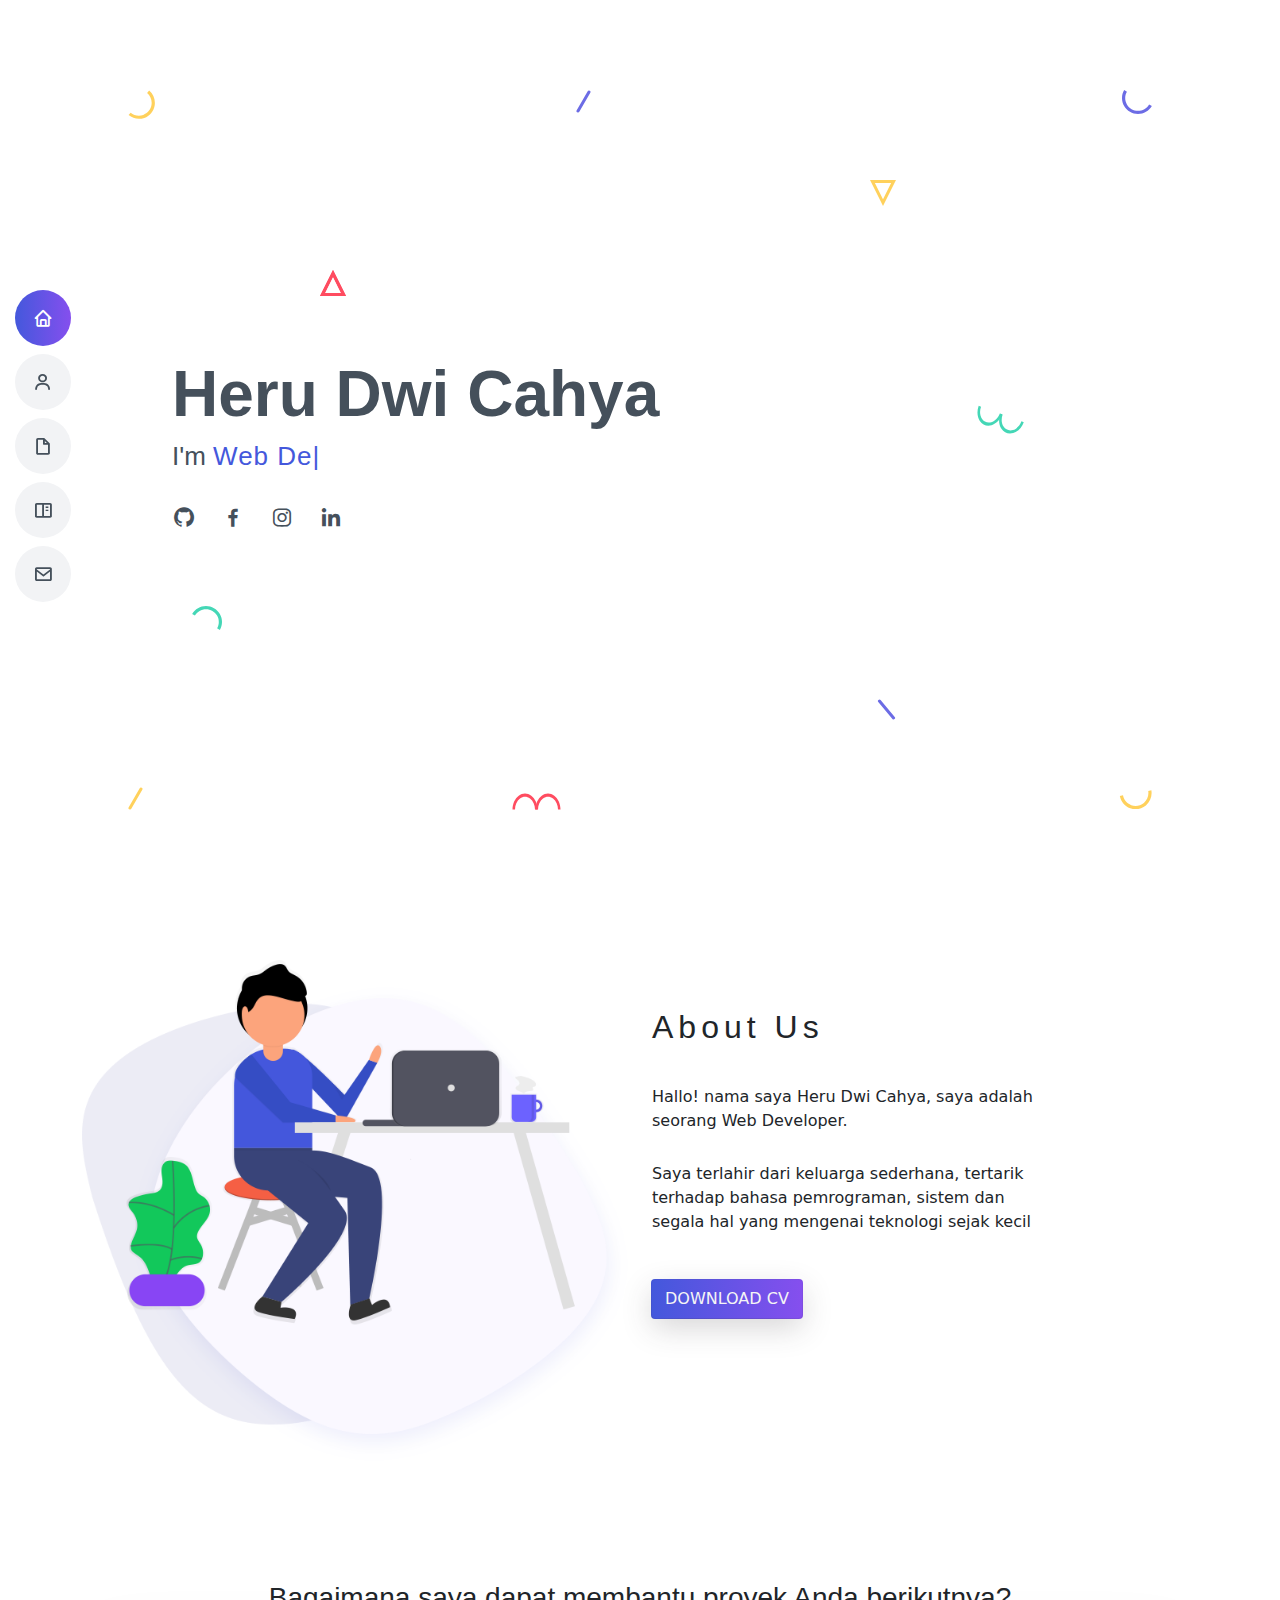
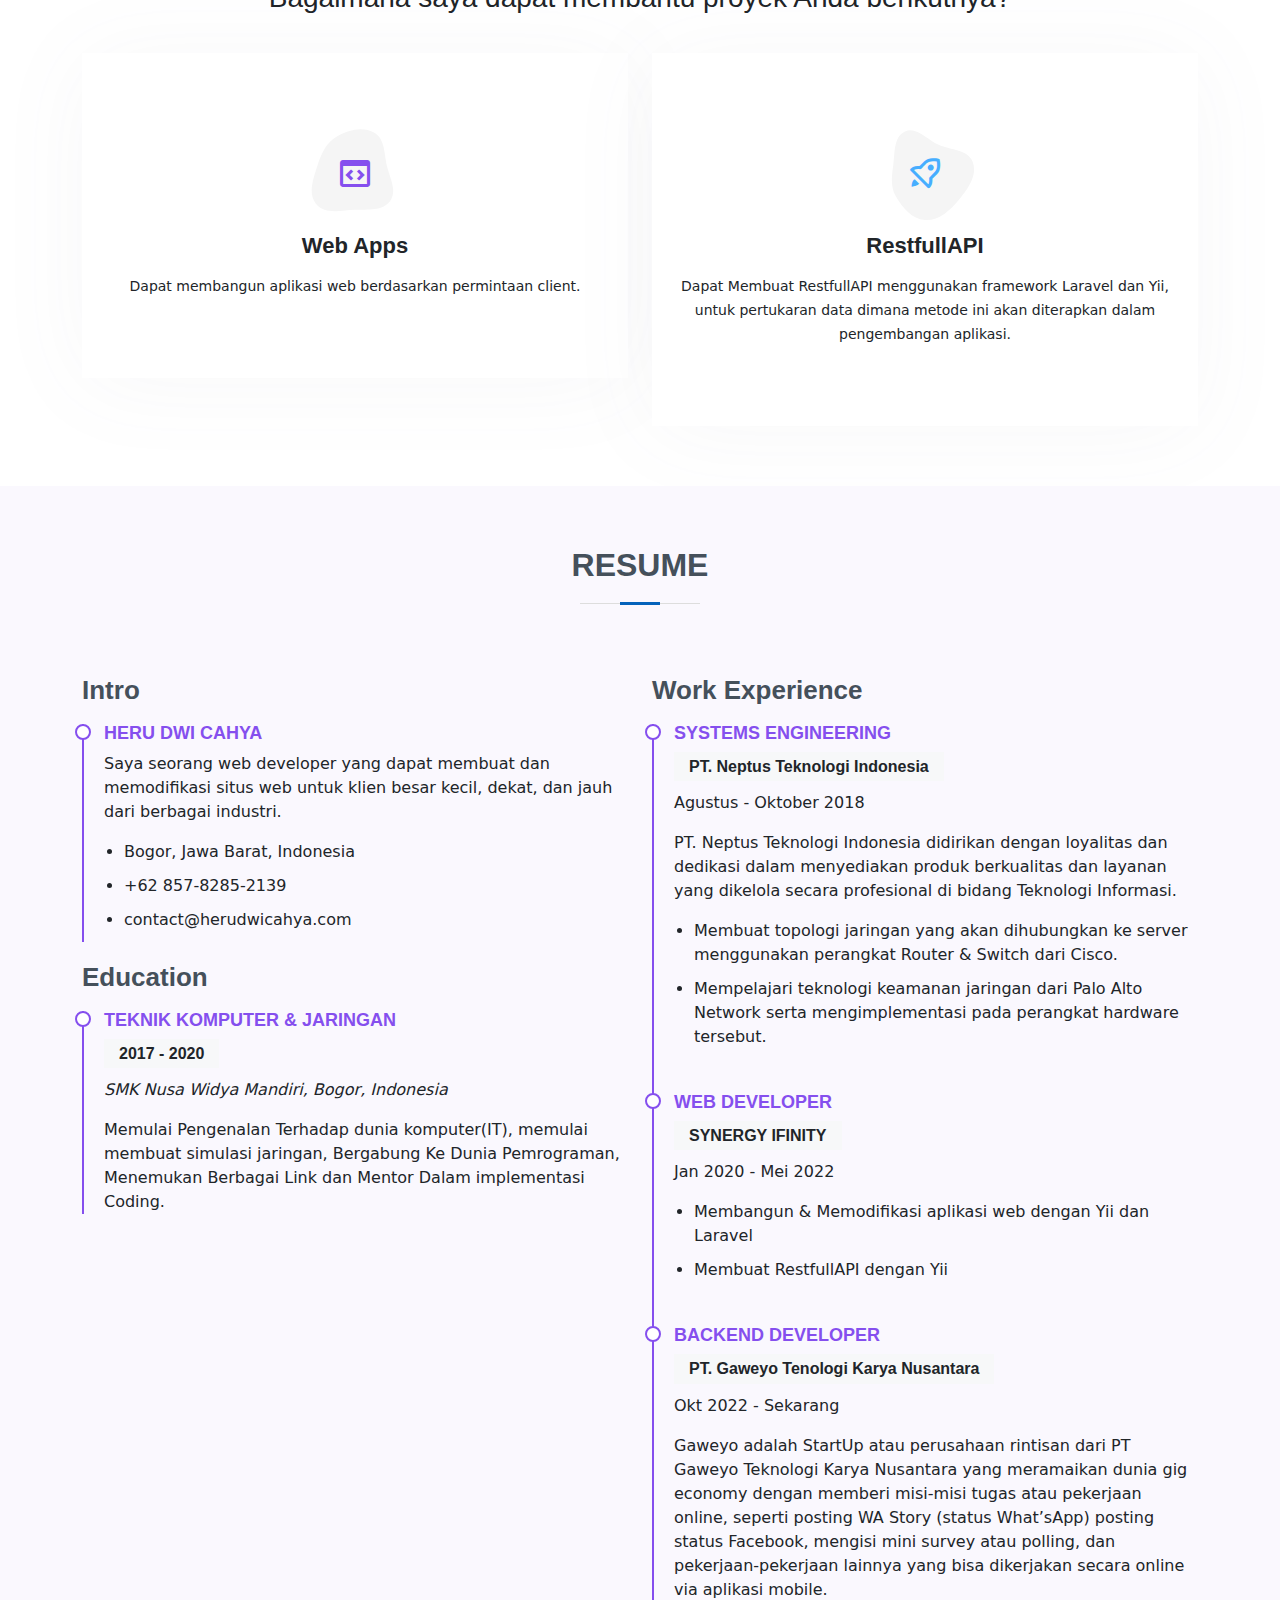
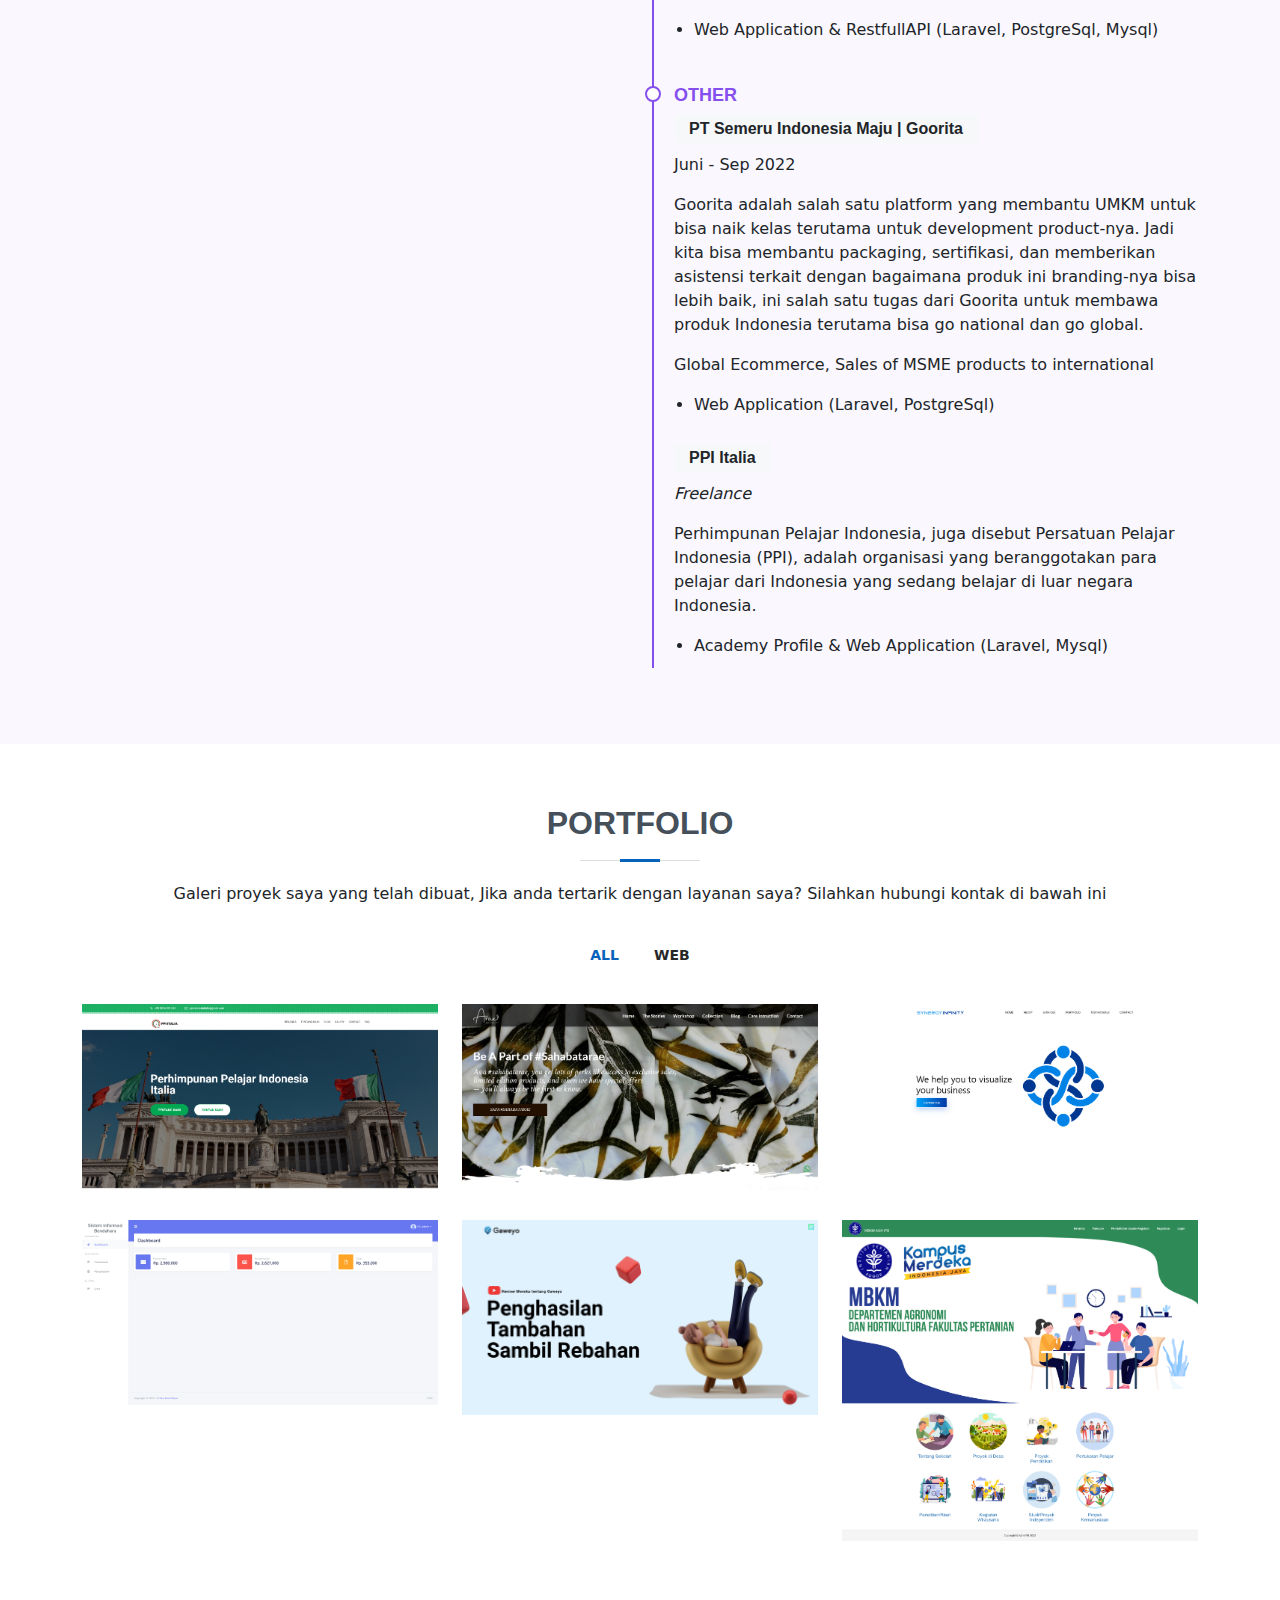
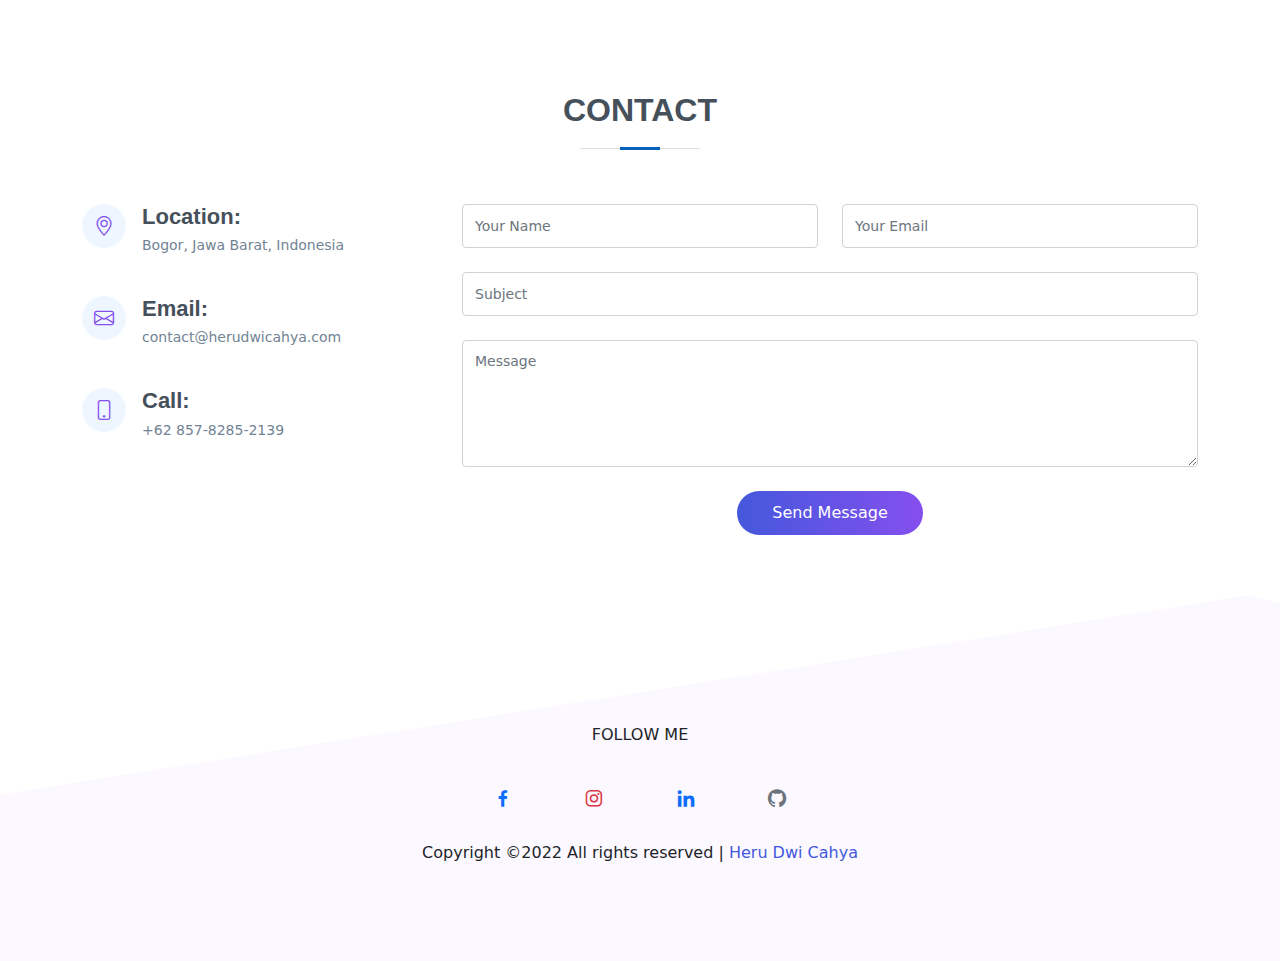
<file: index.html>
<!DOCTYPE html>
<html lang="en">

<head>
  <meta charset="UTF-8">
  <meta http-equiv="X-UA-Compatible" content="IE=edge">
  <meta name="viewport" content="width=device-width, initial-scale=1.0">
  <title>Heru Dwi Cahya</title>
  <link rel="stylesheet" href="assets/vendor/bootstrap/css/bootstrap.min.css">
  <link rel="stylesheet" href="assets/vendor/bootstrap-icons/bootstrap-icons.css">
  <link rel="stylesheet" href="assets/vendor/boxicons/css/boxicons.min.css">

  <link rel="stylesheet" href="assets/css/style.css">
  <link rel="stylesheet" href="assets/css/button.css">

  <!-- Vendor CSS Files -->
  <!-- <link href="assets/vendor/aos/aos.css" rel="stylesheet"> -->
  <link href="assets/vendor/bootstrap/css/bootstrap.min.css" rel="stylesheet">
  <link href="assets/vendor/bootstrap-icons/bootstrap-icons.css" rel="stylesheet">
  <link href="assets/vendor/boxicons/css/boxicons.min.css" rel="stylesheet">
  <link href="assets/vendor/glightbox/css/glightbox.min.css" rel="stylesheet">
  <link href="assets/vendor/swiper/swiper-bundle.min.css" rel="stylesheet">

</head>

<body>
  <!-- Preloader -->

  <!-- ======= Mobile nav toggle button ======= -->
  <!-- <button type="button" class="mobile-nav-toggle d-xl-none"><i class="bi bi-list mobile-nav-toggle"></i></button> -->
  <i class="bi bi-list mobile-nav-toggle d-xl-none"></i>
  <header id="header" class="d-flex flex-column justify-content-center">

    <nav id="navbar" class="navbar nav-menu">
      <ul>
        <li><a href="#hero" class="nav-link scrollto active"><i class="bx bx-home"></i> <span>Home</span></a>
        </li>
        <li><a href="#about" class="nav-link scrollto"><i class="bx bx-user"></i> <span>About</span></a></li>
        <li><a href="#resume" class="nav-link scrollto"><i class="bx bx-file-blank"></i>
            <span>Experience</span></a>
        </li>
        <li><a href="#portfolio" class="nav-link scrollto"><i class="bx bx-book-content"></i>
            <span>Portfolio</span></a></li>
        <!-- <li><a href="#services" class="nav-link scrollto"><i class="bx bx-server"></i> <span>Services</span></a> -->
        </li>
        <li><a href="#contact" class="nav-link scrollto"><i class="bx bx-envelope"></i> <span>Contact</span></a>
        </li>
      </ul>
    </nav><!-- .nav-menu -->

  </header><!-- End Header -->

  <!-- ======= Hero Section ======= -->
  <section id="hero" class="d-flex flex-column justify-content-center">
    <div class="container" data-aos="zoom-in" data-aos-delay="100">

      <h1>Heru Dwi Cahya</h1>
      <p>I'm <span class="typed" data-typed-items="Web Developer, Freelancer"></span></p>
      <div class="social-links">
        <a href="https://github.com/herudhece" class="github"><i class="bx bxl-github"></i></a>
        <a href="https://web.facebook.com/profile.php?id=100004319176959" class="facebook"><i
            class="bx bxl-facebook"></i></a>
        <a href="https://www.instagram.com/herudc_/" class="instagram"><i class="bx bxl-instagram"></i></a>
        <a href="https://www.linkedin.com/in/heru-dwi-cahya-9436611a5/" class="linkedin"><i
            class="bx bxl-linkedin"></i></a>
      </div>

      <div class="parallax" data-relative-input="true">

        <svg width="27" height="29" data-depth="0.3" class="layer p1" xmlns="http://www.w3.org/2000/svg">
          <path
            d="M21.15625.60099c4.37954 3.67487 6.46544 9.40612 5.47254 15.03526-.9929 5.62915-4.91339 10.30141-10.2846 12.25672-5.37122 1.9553-11.3776.89631-15.75715-2.77856l2.05692-2.45134c3.50315 2.93948 8.3087 3.78663 12.60572 2.22284 4.297-1.5638 7.43381-5.30209 8.22768-9.80537.79387-4.50328-.8749-9.08872-4.37803-12.02821L21.15625.60099z"
            fill="#FFD15C" fill-rule="evenodd" />
        </svg>

        <svg width="26" height="26" data-depth="0.2" class="layer p2" xmlns="http://www.w3.org/2000/svg">
          <path d="M13 3.3541L2.42705 24.5h21.1459L13 3.3541z" stroke="#FF4C60" stroke-width="3" fill="none"
            fill-rule="evenodd" />
        </svg>

        <svg width="26" height="26" data-depth="0.2" class="layer p2" xmlns="http://www.w3.org/2000/svg">
          <path d="M13 3.3541L2.42705 24.5h21.1459L13 3.3541z" stroke="#FF4C60" stroke-width="3" fill="none"
            fill-rule="evenodd" />
        </svg>


        <svg width="30" height="25" data-depth="0.3" class="layer p3" xmlns="http://www.w3.org/2000/svg">
          <path
            d="M.1436 8.9282C3.00213 3.97706 8.2841.92763 14.00013.92796c5.71605.00032 10.9981 3.04992 13.85641 8 2.8583 4.95007 2.8584 11.0491-.00014 16.00024l-2.77128-1.6c2.28651-3.96036 2.28631-8.84002.00011-12.8002-2.2862-3.96017-6.5124-6.40017-11.08513-6.4-4.57271.00018-8.79872 2.43984-11.08524 6.4002l-2.77128-1.6z"
            fill="#44D7B6" fill-rule="evenodd" />
        </svg>

        <svg width="15" height="23" data-depth="0.6" class="layer p4" xmlns="http://www.w3.org/2000/svg">
          <rect transform="rotate(30 9.86603 10.13397)" x="7" width="3" height="25" rx="1.5" fill="#FFD15C"
            fill-rule="evenodd" />
        </svg>

        <svg width="15" height="23" data-depth="0.2" class="layer p5" xmlns="http://www.w3.org/2000/svg">
          <rect transform="rotate(30 9.86603 10.13397)" x="7" width="3" height="25" rx="1.5" fill="#6C6CE5"
            fill-rule="evenodd" />
        </svg>

        <svg width="49" height="17" data-depth="0.5" class="layer p6" xmlns="http://www.w3.org/2000/svg">
          <g fill="#FF4C60" fill-rule="evenodd">
            <path
              d="M.5 16.5c0-5.71709 2.3825-10.99895 6.25-13.8567 3.8675-2.85774 8.6325-2.85774 12.5 0C23.1175 5.50106 25.5 10.78292 25.5 16.5H23c0-4.57303-1.90625-8.79884-5-11.08535-3.09375-2.28652-6.90625-2.28652-10 0C4.90625 7.70116 3 11.92697 3 16.5H.5z" />
            <path
              d="M23.5 16.5c0-5.71709 2.3825-10.99895 6.25-13.8567 3.8675-2.85774 8.6325-2.85774 12.5 0C46.1175 5.50106 48.5 10.78292 48.5 16.5H46c0-4.57303-1.90625-8.79884-5-11.08535-3.09375-2.28652-6.90625-2.28652-10 0-3.09375 2.28651-5 6.51232-5 11.08535h-2.5z" />
          </g>
        </svg>

        <svg width="26" height="26" data-depth="0.4" class="layer p7" xmlns="http://www.w3.org/2000/svg">
          <path d="M13 22.6459L2.42705 1.5h21.1459L13 22.6459z" stroke="#FFD15C" stroke-width="3" fill="none"
            fill-rule="evenodd" />
        </svg>

        <svg width="19" height="21" data-depth="0.3" class="layer p8" xmlns="http://www.w3.org/2000/svg">
          <rect transform="rotate(-40 6.25252 10.12626)" x="7" width="3" height="25" rx="1.5" fill="#6C6CE5"
            fill-rule="evenodd" />
        </svg>

        <svg width="30" height="25" data-depth="0.3" data-depth-y="-1.30" class="layer p9"
          xmlns="http://www.w3.org/2000/svg">
          <path
            d="M29.8564 16.0718c-2.85854 4.95114-8.1405 8.00057-13.85654 8.00024-5.71605-.00032-10.9981-3.04992-13.85641-8-2.8583-4.95007-2.8584-11.0491.00014-16.00024l2.77128 1.6c-2.28651 3.96036-2.28631 8.84002-.00011 12.8002 2.2862 3.96017 6.5124 6.40017 11.08513 6.4 4.57271-.00018 8.79872-2.43984 11.08524-6.4002l2.77128 1.6z"
            fill="#6C6CE5" fill-rule="evenodd" />
        </svg>

        <svg width="47" height="29" data-depth="0.2" class="layer p10" xmlns="http://www.w3.org/2000/svg">
          <g fill="#44D7B6" fill-rule="evenodd">
            <path
              d="M46.78878 17.19094c-1.95535 5.3723-6.00068 9.52077-10.61234 10.8834-4.61167 1.36265-9.0893-.26708-11.74616-4.27524-2.65686-4.00817-3.08917-9.78636-1.13381-15.15866l2.34923.85505c-1.56407 4.29724-1.2181 8.92018.90705 12.12693 2.12514 3.20674 5.70772 4.5107 9.39692 3.4202 3.68921-1.0905 6.92581-4.40949 8.48988-8.70673l2.34923.85505z" />
            <path
              d="M25.17585 9.32448c-1.95535 5.3723-6.00068 9.52077-10.61234 10.8834-4.61167 1.36264-9.0893-.26708-11.74616-4.27525C.16049 11.92447-.27182 6.14628 1.68354.77398l2.34923.85505c-1.56407 4.29724-1.2181 8.92018.90705 12.12692 2.12514 3.20675 5.70772 4.5107 9.39692 3.4202 3.68921-1.0905 6.92581-4.40948 8.48988-8.70672l2.34923.85505z" />
          </g>
        </svg>

        <svg width="33" height="20" data-depth="0.5" class="layer p11" xmlns="http://www.w3.org/2000/svg">
          <path
            d="M32.36774.34317c.99276 5.63023-1.09332 11.3614-5.47227 15.03536-4.37895 3.67396-10.3855 4.73307-15.75693 2.77837C5.76711 16.2022 1.84665 11.53014.8539 5.8999l3.15139-.55567c.7941 4.50356 3.93083 8.24147 8.22772 9.8056 4.29688 1.56413 9.10275.71673 12.60554-2.2227C28.34133 9.98771 30.01045 5.4024 29.21635.89884l3.15139-.55567z"
            fill="#FFD15C" fill-rule="evenodd" />
        </svg>


      </div>
    </div>


  </section><!-- End Hero -->



  <!--  ========================= About Area ==========================  -->

  <section class="about-area" id="about">
    <div class="container">
      <div class="row ">
        <div class="col-lg-6 col-md-12">
          <div class="about-image">
            <img src="assets/img/about-us.png" alt="About us" class="img-fluid">
          </div>
        </div>
        <div class="col-lg-6 col-md-12 about-title text">
          <h2 class="pt-5">
            <span>About Us</span>
          </h2>
          <div class="paragraph py-4 w-75">
            <p class="para">
              Hallo! nama saya Heru Dwi Cahya, saya adalah seorang Web Developer.
            </p>
            <p class="para">
              Saya terlahir dari keluarga sederhana, tertarik terhadap bahasa pemrograman, sistem dan
              segala hal yang mengenai teknologi sejak kecil
            </p>
          </div>
          <a class="btn button primary-button text-uppercase"
            href="https://drive.google.com/file/d/1zuE--cx8Hwd2YCC9d_k57PAh8FythMFC/view?usp=sharing"
            role="button">Download cv</a>
          <!-- <button type="button" class="btn button primary-button text-uppercase">Download cv</button> -->
        </div>
      </div>
    </div>
  </section>

  <!--  ========================= End About Area ==========================  -->


  <!-- ======= Services Section ======= -->
  <section id="services" class="services">
    <div class="container" data-aos="fade-up">

      <div class="section-title">
        <h3>Bagaimana saya dapat membantu proyek Anda berikutnya?</h3>
        <p></p>
      </div>

      <div class="row ">
        <div class="col-lg-6 col-md-6" data-aos="zoom-in" data-aos-delay="100">
          <div class="icon-box iconbox-primary">
            <div class="icon">
              <svg width="100" height="100" viewBox="0 0 600 600" xmlns="http://www.w3.org/2000/svg">
                <path stroke="none" stroke-width="0" fill="#f5f5f5"
                  d="M300,521.0016835830174C376.1290562159157,517.8887921683347,466.0731472004068,529.7835943286574,510.70327084640275,468.03025145048787C554.3714126377745,407.6079735673963,508.03601936045806,328.9844924480964,491.2728898941984,256.3432110539036C474.5976632858925,184.082847569629,479.9380746630129,96.60480741107993,416.23090153303,58.64404602377083C348.86323505073057,18.502131276798302,261.93793281208167,40.57373210992963,193.5410806939664,78.93577620505333C130.42746243093433,114.334589627462,98.30271207620316,179.96522072025542,76.75703585869454,249.04625023123273C51.97151888228291,328.5150500222984,13.704378332031375,421.85034740162234,66.52175969318436,486.19268352777647C119.04800174914682,550.1803526380478,217.28368757567262,524.383925680826,300,521.0016835830174">
                </path>
              </svg>
              <i class='bx bx-code-block'></i>
            </div>
            <h4>Web Apps</h4>
            <p>Dapat membangun aplikasi web berdasarkan permintaan client.</p>
          </div>
        </div>

        <div class="col-lg-6 col-md-6 mt-4 mt-md-0" data-aos="zoom-in" data-aos-delay="200">
          <div class="icon-box iconbox-blue ">
            <div class="icon">
              <svg width="100" height="100" viewBox="0 0 600 600" xmlns="http://www.w3.org/2000/svg">
                <path stroke="none" stroke-width="0" fill="#f5f5f5"
                  d="M300,582.0697525312426C382.5290701553225,586.8405444964366,449.9789794690241,525.3245884688669,502.5850820975895,461.55621195738473C556.606425686781,396.0723002908107,615.8543463187945,314.28637112970534,586.6730223649479,234.56875336149918C558.9533121215079,158.8439757836574,454.9685369536778,164.00468322053177,381.49747125262974,130.76875717737553C312.15926192815925,99.40240125094834,248.97055460311594,18.661163978235184,179.8680185752513,50.54337015887873C110.5421016452524,82.52863877960104,119.82277516462835,180.83849132639028,109.12597500060166,256.43424936330496C100.08760227029461,320.3096726198365,92.17705696193138,384.0621239912766,124.79988738764834,439.7174275375508C164.83382741302287,508.01625554203684,220.96474134820875,577.5009287672846,300,582.0697525312426">
                </path>
              </svg>
              <i class="bx bx-rocket"></i>
            </div>
            <h4>RestfullAPI</h4>
            <p>Dapat Membuat RestfullAPI menggunakan framework Laravel dan Yii, untuk pertukaran data dimana
              metode ini akan diterapkan dalam pengembangan aplikasi.</p>
          </div>
        </div>
      </div>
    </div>
  </section><!-- End Services Section -->



  <!-- ======= Resume Section ======= -->
  <section id="resume" class="resume">
    <div class="container" data-aos="fade-up">
      <div class="section-title">
        <h2>Resume</h2>
      </div>
      <div class="row">
        <div class="col-lg-6">
          <h3 class="resume-title">Intro</h3>
          <div class="resume-item pb-0">
            <h4>Heru Dwi Cahya</h4>
            <p>Saya seorang web developer yang dapat membuat dan memodifikasi situs web untuk klien
                besar kecil, dekat, dan jauh dari berbagai industri.</p>
            <ul>
              <li>Bogor, Jawa Barat, Indonesia</li>
              <li>+62 857-8285-2139</li>
              <li>contact@herudwicahya.com</li>
            </ul>
          </div>

          <h3 class="resume-title">Education</h3>
          <div class="resume-item">
            <h4>Teknik Komputer & Jaringan</h4>
            <h5>2017 - 2020</h5>
            <p><em>SMK Nusa Widya Mandiri, Bogor, Indonesia</em></p>
            <p>Memulai Pengenalan Terhadap dunia komputer(IT), memulai membuat simulasi jaringan, Bergabung
              Ke Dunia Pemrograman, Menemukan Berbagai Link dan Mentor Dalam implementasi Coding.</p>
          </div>
        </div>
        <div class="col-lg-6">
          <h3 class="resume-title">Work Experience</h3>
          <div class="resume-item">
            <h4>Systems Engineering</h4>
            <h5>PT. Neptus Teknologi Indonesia</h5>
            <p>Agustus - Oktober 2018</p>
            <p>PT. Neptus Teknologi Indonesia didirikan dengan loyalitas dan dedikasi dalam menyediakan produk berkualitas dan layanan yang dikelola secara profesional di bidang Teknologi Informasi.</p>
            <ul>
              <li>Membuat topologi jaringan yang akan dihubungkan ke server menggunakan perangkat Router &
                Switch dari Cisco.</li>
              <li>Mempelajari teknologi keamanan jaringan dari Palo Alto Network serta mengimplementasi
                pada perangkat hardware tersebut.</li>
            </ul>
          </div>
          <div class="resume-item">
            <h4>Web Developer</h4>
            <h5>SYNERGY IFINITY</h5>
            <p>Jan 2020 - Mei 2022</p>
            <ul>
              <li>Membangun & Memodifikasi aplikasi web dengan Yii dan Laravel</li>
              <li>Membuat RestfullAPI dengan Yii</li>
            </ul>
          </div>
          <div class="resume-item">
            <h4>Backend Developer</h4>
            <h5>PT. Gaweyo Tenologi Karya Nusantara</h5>
            <p>Okt 2022 - Sekarang</p>
            <p>Gaweyo adalah StartUp atau perusahaan rintisan dari PT Gaweyo Teknologi Karya Nusantara yang meramaikan dunia gig economy dengan memberi misi-misi tugas atau pekerjaan online, seperti posting WA Story  (status What’sApp) posting status Facebook, mengisi mini survey atau polling, dan pekerjaan-pekerjaan lainnya yang bisa dikerjakan secara online via aplikasi mobile.</p>
            <ul>
              <li>Web Application & RestfullAPI (Laravel, PostgreSql, Mysql) </li>
            </ul>
          </div>
          <div class="resume-item">
            <h4>Other</h4>
            <h5>PT Semeru Indonesia Maju | Goorita</h5>
            <p>Juni - Sep 2022</p>
            <p>Goorita adalah salah satu platform yang membantu UMKM untuk bisa naik kelas terutama untuk development product-nya. Jadi kita bisa membantu packaging, sertifikasi, dan memberikan asistensi terkait dengan bagaimana produk ini branding-nya bisa lebih baik, ini salah satu tugas dari Goorita untuk membawa produk Indonesia terutama bisa go national dan go global.</p>
            <p>Global Ecommerce, Sales of MSME products to international</p>
            <ul>
              <li>Web Application (Laravel, PostgreSql)</li>
            </ul>
            <h5>PPI Italia</h5>
            <p><em>Freelance</em></p>
            <p>Perhimpunan Pelajar Indonesia, juga disebut Persatuan Pelajar Indonesia (PPI), adalah organisasi yang
              beranggotakan para pelajar dari Indonesia yang sedang belajar di luar negara Indonesia.</p>
            <ul>
              <li>Academy Profile & Web Application (Laravel, Mysql)</li>
            </ul>
          </div>
        </div>
      </div>
    </div>
  </section><!-- End Resume Section -->

  <!-- ======= Portfolio Section ======= -->
  <section id="portfolio" class="portfolio section-bg">
    <div class="container" data-aos="fade-up">

      <div class="section-title">
        <h2>Portfolio</h2>
        <p>Galeri proyek saya yang telah dibuat, Jika anda tertarik dengan layanan saya? Silahkan hubungi kontak
          di bawah ini</p>
      </div>

      <div class="row">
        <div class="col-lg-12 d-flex justify-content-center" data-aos="fade-up" data-aos-delay="100">
          <ul id="portfolio-flters">
            <li data-filter="*" class="filter-active">All</li>
            <li data-filter=".filter-web">Web</li>
          </ul>
        </div>
      </div>

      <div class="row portfolio-container" data-aos="fade-up" data-aos-delay="200">
        <div class="col-lg-4 col-md-6 portfolio-item filter-web">
          <div class="portfolio-wrap">
            <img src="assets/img/portfolio/ppii/ppi-italia.png" class="img-fluid" alt="">
            <div class="portfolio-info">
              <h4>Perhimpunan Pelajar Indonesia Italia</h4>
              <p>Web App</p>
              <div class="portfolio-links">
                <a href="assets/img/portfolio/ppii/ppi-italia.png" data-gallery="portfolioGallery"
                  class="portfolio-lightbox" title="App 1"><i class="bx bx-plus"></i></a>
                <a href="portfolio-details.html" class="portfolio-details-lightbox" data-glightbox="type: external"
                  title="Portfolio Details"><i class="bx bx-zoom-in"></i></a>
              </div>
            </div>
          </div>
        </div>

        <div class="col-lg-4 col-md-6 portfolio-item filter-web">
          <div class="portfolio-wrap">
            <img src="assets/img/portfolio/sahabatarae/sahabatarae.png" class="img-fluid" alt="">
            <div class="portfolio-info">
              <h4>Sahabatarae</h4>
              <p>Web</p>
              <div class="portfolio-links">
                <a href="assets/img/portfolio/sahabatarae/sahabatarae.png" data-gallery="portfolioGallery"
                  class="portfolio-lightbox" title="Web 3"><i class="bx bx-plus"></i></a>
                <a href="portfolio-sahabatarae.html" class="portfolio-details-lightbox" data-glightbox="type: external"
                  title="Portfolio Details"><i class="bx bx-zoom-in"></i></a>
              </div>
            </div>
          </div>
        </div>

        <div class="col-lg-4 col-md-6 portfolio-item filter-web">
          <div class="portfolio-wrap">
            <img src="assets/img/portfolio/synergy/synergy.png" class="img-fluid" alt="">
            <div class="portfolio-info">
              <h4>SYNERGY IFINITY</h4>
              <p>Web App</p>
              <div class="portfolio-links">
                <a href="assets/img/portfolio/synergy/synergy.png" data-gallery="portfolioGallery"
                  class="portfolio-lightbox" title="SYNERGY IFINITY"><i class="bx bx-plus"></i></a>
                <!-- <a href="portfolio-sahabatarae.html" class="portfolio-details-lightbox" data-glightbox="type: external" title="Portfolio Details"><i class="bx bx-zoom-in"></i></a> -->
              </div>
            </div>
          </div>
        </div>

        <div class="col-lg-4 col-md-6 portfolio-item filter-web">
          <div class="portfolio-wrap">
            <img src="assets/img/portfolio/sib/SIB.png" class="img-fluid" alt="">
            <div class="portfolio-info">
              <h4>Sistem Informasi Bendahara</h4>
              <p>Web App & RestfullAPI</p>
              <div class="portfolio-links">
                <a href="assets/img/portfolio/sib/SIB.png" data-gallery="portfolioGallery" class="portfolio-lightbox"
                  title="Sistem Informasi Bendahara"><i class="bx bx-plus"></i></a>
                <a href="portfolio-sib.html" class="portfolio-details-lightbox" data-glightbox="type: external"
                  title="Portfolio Details"><i class="bx bx-zoom-in"></i></a>
              </div>
            </div>
          </div>
        </div>


        <div class="col-lg-4 col-md-6 portfolio-item filter-web">
          <div class="portfolio-wrap">
            <img src="assets/img/portfolio/gaweyo/gaweyo.png" class="img-fluid" alt="">
            <div class="portfolio-info">
              <h4>PT Gaweyo Teknologi Karya Nusantara</h4>
              <p>Backend Developer</p>
              <div class="portfolio-links">
                <a href="assets/img/portfolio/gaweyo/gaweyo.png" data-gallery="portfolioGallery" class="portfolio-lightbox"
                  title="Sistem Informasi Bendahara"><i class="bx bx-plus"></i></a>
                <a href="portfolio-gaweyo.html" class="portfolio-details-lightbox" data-glightbox="type: external"
                  title="Portfolio Details"><i class="bx bx-zoom-in"></i></a>
              </div>
            </div>
          </div>
        </div>


        <div class="col-lg-4 col-md-6 portfolio-item filter-web">
          <div class="portfolio-wrap">
            <img src="assets/img/portfolio/mbkm-ipb/mbkm-ipb.png" class="img-fluid" alt="">
            <div class="portfolio-info">
              <h4>MBKM AGH IPB</h4>
              <p>Web App</p>
              <div class="portfolio-links">
                <a href="assets/img/portfolio/mbkm-ipb/mbkm-ipb.png" data-gallery="portfolioGallery"
                  class="portfolio-lightbox" title="MBKM AGH IPB"><i class="bx bx-plus"></i></a>
                <!-- <a href="portfolio-mbkm.html" class="portfolio-details-lightbox" data-glightbox="type: external" title="Portfolio Details"><i class="bx bx-zoom-in"></i></a> -->
              </div>
            </div>
          </div>
        </div>
      </div>
    </div>

    </div>
  </section><!-- End Portfolio Section -->


  <!-- ======= Contact Section ======= -->
  <section id="contact" class="contact">
    <div class="container" data-aos="fade-up">

      <div class="section-title">
        <h2>Contact</h2>
      </div>

      <div class="row mt-1">

        <div class="col-lg-4">
          <div class="info">
            <div class="address">
              <i class="bi bi-geo-alt"></i>
              <h4>Location:</h4>
              <p>Bogor, Jawa Barat, Indonesia</p>
            </div>

            <div class="email">
              <i class="bi bi-envelope"></i>
              <h4>Email:</h4>
              <p>contact@herudwicahya.com</p>
            </div>

            <div class="phone">
              <i class="bi bi-phone"></i>
              <h4>Call:</h4>
              <p>+62 857-8285-2139</p>
            </div>

          </div>

        </div>

        <div class="col-lg-8 mt-5 mt-lg-0">

          <form action="forms/contact.php" method="post" role="form" class="php-email-form">
            <div class="row">
              <div class="col-md-6 form-group">
                <input type="text" name="name" class="form-control" id="name" placeholder="Your Name" required>
              </div>
              <div class="col-md-6 form-group mt-3 mt-md-0">
                <input type="email" class="form-control" name="email" id="email" placeholder="Your Email" required>
              </div>
            </div>
            <div class="form-group mt-3">
              <input type="text" class="form-control" name="subject" id="subject" placeholder="Subject" required>
            </div>
            <div class="form-group mt-3">
              <textarea class="form-control" name="message" rows="5" placeholder="Message" required></textarea>
            </div>
            <div class="my-3">
              <div class="loading">Loading</div>
              <div class="error-message"></div>
              <div class="sent-message">Your message has been sent. Thank you!</div>
            </div>
            <div class="text-center"><button type="submit">Send Message</button></div>
          </form>

        </div>

      </div>

    </div>
  </section><!-- End Contact Section -->


  <footer class="footer-area">
    <div class="container">
      <div class="">
        <div class="site-logo text-center py-4">
          <!-- <a href="#"><img src="./img/logo.png" alt="logo"></a> -->
        </div>
        <div class="social text-center">
          <h5 class="text-uppercase">Follow me</h5>
          <a href="https://web.facebook.com/profile.php?id=100004319176959"><i
              class="bx bxl-facebook text-primary"></i></a>
          <a href="https://www.instagram.com/herudc_/"><i class="bx bxl-instagram text-danger"></i></a>
          <a href="https://www.linkedin.com/in/heru-dwi-cahya-9436611a5/"><i
              class="bx bxl-linkedin text-primary"></i></a>
          <a href="https://github.com/ruuzyan"><i class="bx bxl-github text-secondary"></i></a>
        </div>
        <div class="copyrights text-center">
          <p class="para">
            Copyright ©2022 All rights reserved |
            <a href="https://ruuzyan.github.io/" class="text-decoration-none"><span style="color: #4458dc">Heru Dwi
                Cahya</span></a>
          </p>
        </div>
      </div>
    </div>
  </footer>


  <script src="assets/vendor/bootstrap/js/bootstrap.min.js"></script>
  <script src="assets/vendor/purecounter/purecounter.js"></script>
  <script src="assets/vendor/typed.js/typed.min.js"></script>
  <script src="assets/vendor/glightbox/js/glightbox.min.js"></script>
  <script src="assets/js/main.js"></script>
  <script src="assets/vendor/swiper/swiper-bundle.min.js"></script>
  <script src="assets/vendor/isotope-layout/isotope.pkgd.min.js"></script>
  <script src="assets/vendor/waypoints/noframework.waypoints.js"></script>
  <script src="assets/vendor/php-email-form/validate.js"></script>






</body>

</html>
</file>
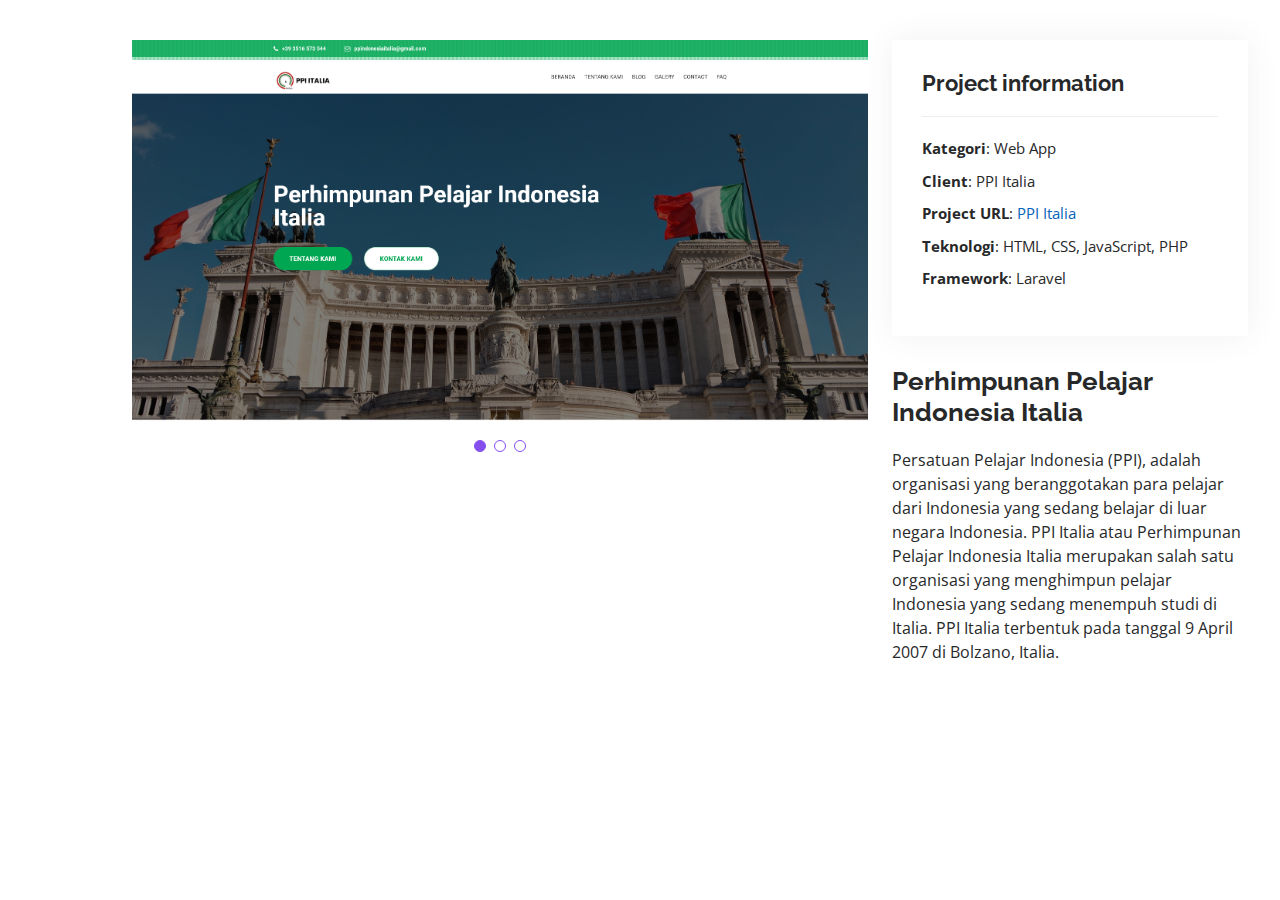
<file: portfolio-details.html>
<!DOCTYPE html>
<html lang="en">

<head>
  <meta charset="utf-8">
  <meta content="width=device-width, initial-scale=1.0" name="viewport">

  <title>Portfolio Details - Personal Bootstrap Template</title>
  <meta content="" name="description">
  <meta content="" name="keywords">

  <!-- Favicons -->
  <link href="assets/img/favicon.png" rel="icon">
  <link href="assets/img/apple-touch-icon.png" rel="apple-touch-icon">

  <!-- Google Fonts -->
  <link href="https://fonts.googleapis.com/css?family=Open+Sans:300,300i,400,400i,600,600i,700,700i|Raleway:300,300i,400,400i,500,500i,600,600i,700,700i|Poppins:300,300i,400,400i,500,500i,600,600i,700,700i" rel="stylesheet">

  <!-- Vendor CSS Files -->
  <!-- <link href="assets/vendor/aos/aos.css" rel="stylesheet"> -->
  <link href="assets/vendor/bootstrap/css/bootstrap.min.css" rel="stylesheet">
  <link href="assets/vendor/bootstrap-icons/bootstrap-icons.css" rel="stylesheet">
  <link href="assets/vendor/boxicons/css/boxicons.min.css" rel="stylesheet">
  <link href="assets/vendor/glightbox/css/glightbox.min.css" rel="stylesheet">
  <link href="assets/vendor/swiper/swiper-bundle.min.css" rel="stylesheet">

  <!-- Template Main CSS File -->
  <link href="assets/css/style.css" rel="stylesheet">

  <!-- =======================================================
  * Template Name: MyResume - v4.7.0
  * Template URL: https://bootstrapmade.com/free-html-bootstrap-template-my-resume/
  * Author: BootstrapMade.com
  * License: https://bootstrapmade.com/license/
  ======================================================== -->
</head>

<body>

  <main id="main">
    <!-- ======= Portfolio Details Section ======= -->
    <section id="portfolio-details" class="portfolio-details">
      <div class="container">
        <div class="row gy-4">
          <div class="col-lg-8">
            <div class="portfolio-details-slider swiper">
              <div class="swiper-wrapper align-items-center">
                <div class="swiper-slide">
                  <img src="assets/img/portfolio/ppii/ppi-italia.png" alt="">
                </div>

                <div class="swiper-slide">
                  <img src="assets/img/portfolio/ppii/ppi-italia-about.png" alt="">
                </div>

                <div class="swiper-slide">
                  <img src="assets/img/portfolio/ppii/ppii.png" alt="">
                </div>

              </div>
              <div class="swiper-pagination"></div>
            </div>
          </div>

          <div class="col-lg-4">
            <div class="portfolio-info">
              <h3>Project information</h3>
              <ul>
                <li><strong>Kategori</strong>: Web App</li>
                <li><strong>Client</strong>: PPI Italia</li>
                <li><strong>Project URL</strong>: <a href="https://ppindonesiaitalia.herudwicahya.com/">PPI Italia</a></li>
                <li><strong>Teknologi</strong>: HTML, CSS, JavaScript, PHP</li>
                <li><strong>Framework</strong>: Laravel</li>
              </ul>
            </div>
            <div class="portfolio-description">
              <h2>Perhimpunan Pelajar Indonesia Italia</h2>
              <p>
                Persatuan Pelajar Indonesia (PPI), adalah organisasi yang beranggotakan para pelajar dari Indonesia yang sedang belajar di luar negara Indonesia. PPI Italia atau Perhimpunan Pelajar Indonesia Italia merupakan salah satu organisasi yang menghimpun pelajar Indonesia yang sedang menempuh studi di Italia. PPI Italia terbentuk pada tanggal 9 April 2007 di Bolzano, Italia.              </p>
            </div>
          </div>

        </div>

      </div>
    </section><!-- End Portfolio Details Section -->

  </main><!-- End #main -->

  <div id="preloader"></div>
  <a href="#" class="back-to-top d-flex align-items-center justify-content-center"><i class="bi bi-arrow-up-short"></i></a>

  <!-- Vendor JS Files -->
  <script src="assets/vendor/purecounter/purecounter.js"></script>
  <!-- <script src="assets/vendor/aos/aos.js"></script> -->
  <script src="assets/vendor/bootstrap/js/bootstrap.bundle.min.js"></script>
  <script src="assets/vendor/glightbox/js/glightbox.min.js"></script>
  <script src="assets/vendor/isotope-layout/isotope.pkgd.min.js"></script>
  <script src="assets/vendor/swiper/swiper-bundle.min.js"></script>
  <script src="assets/vendor/typed.js/typed.min.js"></script>
  <script src="assets/vendor/waypoints/noframework.waypoints.js"></script>
  <script src="assets/vendor/php-email-form/validate.js"></script>

  <!-- Template Main JS File -->
  <script src="assets/js/main.js"></script>

</body>

</html>
</file>
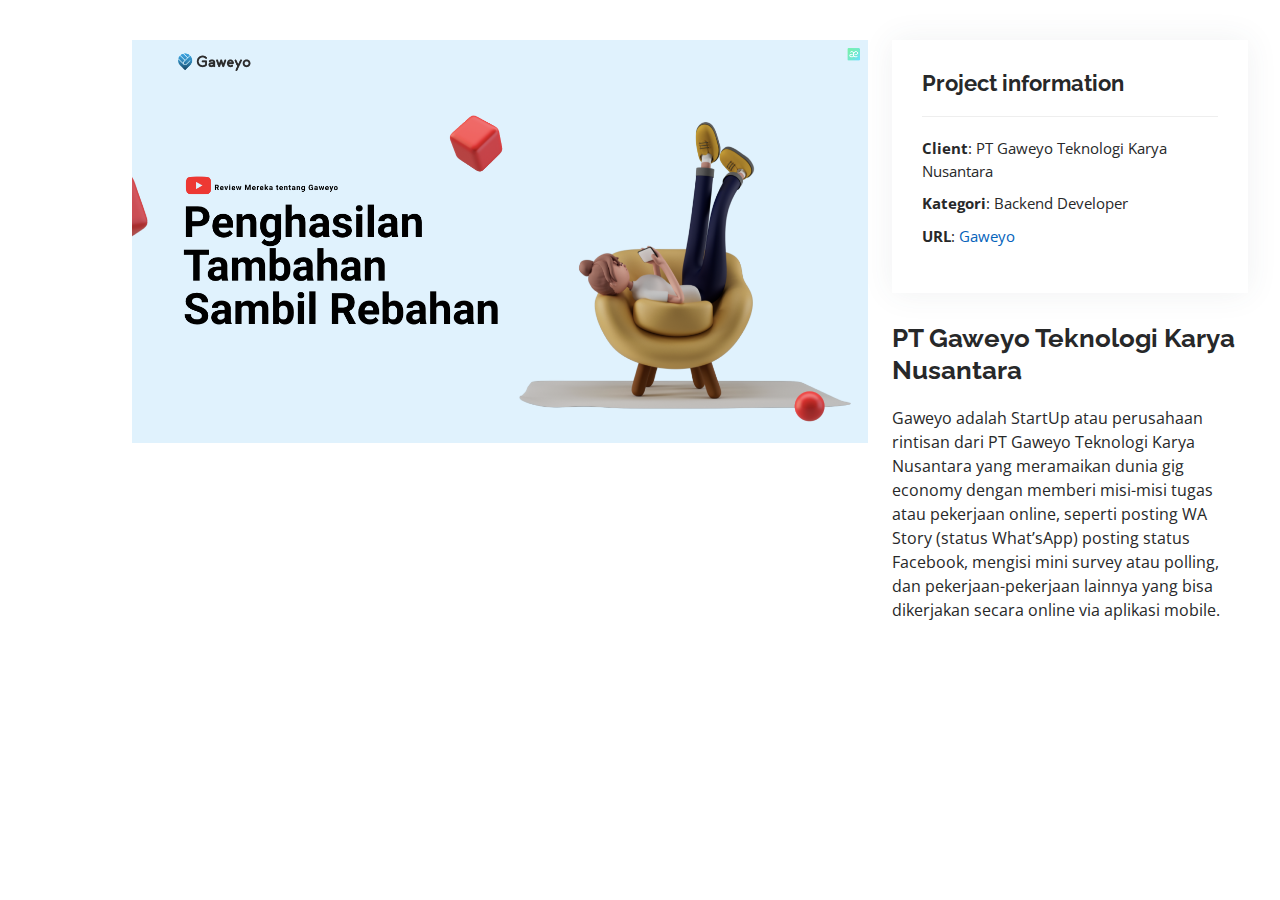
<file: portfolio-gaweyo.html>
<!DOCTYPE html>
<html lang="en">

<head>
  <meta charset="utf-8">
  <meta content="width=device-width, initial-scale=1.0" name="viewport">

  <title>Portfolio Details - Gaweyo</title>
  <meta content="" name="description">
  <meta content="" name="keywords">

  <!-- Favicons -->
  <link href="assets/img/favicon.png" rel="icon">
  <link href="assets/img/apple-touch-icon.png" rel="apple-touch-icon">

  <!-- Google Fonts -->
  <link href="https://fonts.googleapis.com/css?family=Open+Sans:300,300i,400,400i,600,600i,700,700i|Raleway:300,300i,400,400i,500,500i,600,600i,700,700i|Poppins:300,300i,400,400i,500,500i,600,600i,700,700i" rel="stylesheet">

  <!-- Vendor CSS Files -->
  <!-- <link href="assets/vendor/aos/aos.css" rel="stylesheet"> -->
  <link href="assets/vendor/bootstrap/css/bootstrap.min.css" rel="stylesheet">
  <link href="assets/vendor/bootstrap-icons/bootstrap-icons.css" rel="stylesheet">
  <link href="assets/vendor/boxicons/css/boxicons.min.css" rel="stylesheet">
  <link href="assets/vendor/glightbox/css/glightbox.min.css" rel="stylesheet">
  <link href="assets/vendor/swiper/swiper-bundle.min.css" rel="stylesheet">

  <!-- Template Main CSS File -->
  <link href="assets/css/style.css" rel="stylesheet">

  <!-- =======================================================
  * Template Name: MyResume - v4.7.0
  * Template URL: https://bootstrapmade.com/free-html-bootstrap-template-my-resume/
  * Author: BootstrapMade.com
  * License: https://bootstrapmade.com/license/
  ======================================================== -->
</head>

<body>

  <main id="main">
    <!-- ======= Portfolio Details Section ======= -->
    <section id="portfolio-details" class="portfolio-details">
      <div class="container">
        <div class="row gy-4">
          <div class="col-lg-8">
            <div class="portfolio-details-slider swiper">
              <div class="swiper-wrapper align-items-center">
                <div class="swiper-slide">
                  <img src="assets/img/portfolio/gaweyo/gaweyo.png" alt="">
                </div>
              </div>
              <div class="swiper-pagination"></div>
            </div>
          </div>

          <div class="col-lg-4">
            <div class="portfolio-info">
              <h3>Project information</h3>
              <ul>
                <li><strong>Client</strong>: PT Gaweyo Teknologi Karya Nusantara</li>
                <li><strong>Kategori</strong>: Backend Developer</li>
                <li><strong>URL</strong>: <a href="https://gaweyo.com/">Gaweyo</a></li>
              </ul>
            </div>
            <div class="portfolio-description">
              <h2>PT Gaweyo Teknologi Karya Nusantara</h2>
              <p>Gaweyo adalah StartUp atau perusahaan rintisan dari PT Gaweyo Teknologi Karya Nusantara yang meramaikan dunia gig economy dengan memberi misi-misi tugas atau pekerjaan online, seperti posting WA Story  (status What’sApp) posting status Facebook, mengisi mini survey atau polling, dan pekerjaan-pekerjaan lainnya yang bisa dikerjakan secara online via aplikasi mobile.</p>
            </div>
          </div>

        </div>

      </div>
    </section><!-- End Portfolio Details Section -->

  </main><!-- End #main -->

  <div id="preloader"></div>
  <a href="#" class="back-to-top d-flex align-items-center justify-content-center"><i class="bi bi-arrow-up-short"></i></a>

  <!-- Vendor JS Files -->
  <script src="assets/vendor/purecounter/purecounter.js"></script>
  <!-- <script src="assets/vendor/aos/aos.js"></script> -->
  <script src="assets/vendor/bootstrap/js/bootstrap.bundle.min.js"></script>
  <script src="assets/vendor/glightbox/js/glightbox.min.js"></script>
  <script src="assets/vendor/isotope-layout/isotope.pkgd.min.js"></script>
  <script src="assets/vendor/swiper/swiper-bundle.min.js"></script>
  <script src="assets/vendor/typed.js/typed.min.js"></script>
  <script src="assets/vendor/waypoints/noframework.waypoints.js"></script>
  <script src="assets/vendor/php-email-form/validate.js"></script>

  <!-- Template Main JS File -->
  <script src="assets/js/main.js"></script>

</body>

</html>
</file>
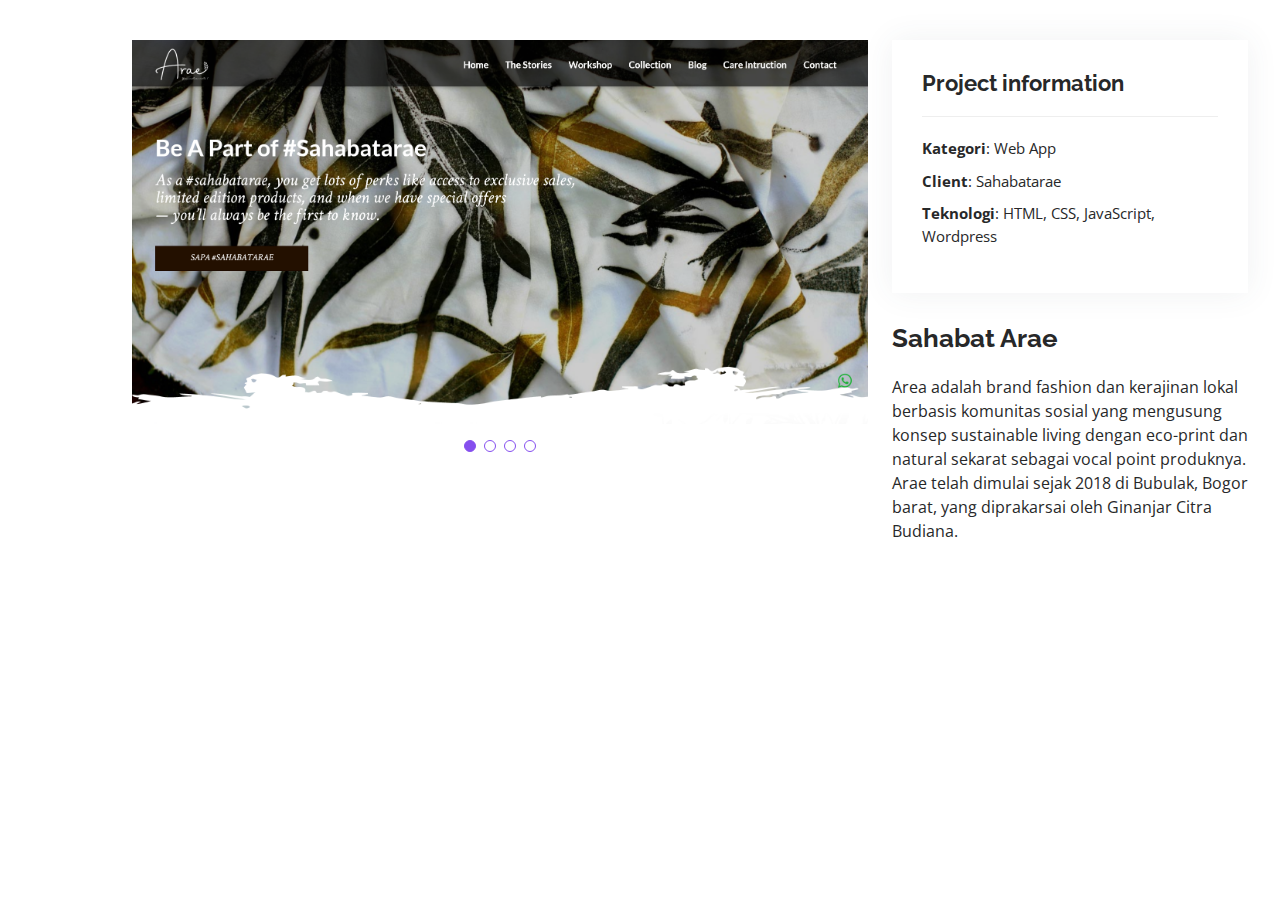
<file: portfolio-sahabatarae.html>
<!DOCTYPE html>
<html lang="en">

<head>
  <meta charset="utf-8">
  <meta content="width=device-width, initial-scale=1.0" name="viewport">

  <title>Portfolio Details - Sahabat Arae</title>
  <meta content="" name="description">
  <meta content="" name="keywords">

  <!-- Favicons -->
  <link href="assets/img/favicon.png" rel="icon">
  <link href="assets/img/apple-touch-icon.png" rel="apple-touch-icon">

  <!-- Google Fonts -->
  <link href="https://fonts.googleapis.com/css?family=Open+Sans:300,300i,400,400i,600,600i,700,700i|Raleway:300,300i,400,400i,500,500i,600,600i,700,700i|Poppins:300,300i,400,400i,500,500i,600,600i,700,700i" rel="stylesheet">

  <!-- Vendor CSS Files -->
  <!-- <link href="assets/vendor/aos/aos.css" rel="stylesheet"> -->
  <link href="assets/vendor/bootstrap/css/bootstrap.min.css" rel="stylesheet">
  <link href="assets/vendor/bootstrap-icons/bootstrap-icons.css" rel="stylesheet">
  <link href="assets/vendor/boxicons/css/boxicons.min.css" rel="stylesheet">
  <link href="assets/vendor/glightbox/css/glightbox.min.css" rel="stylesheet">
  <link href="assets/vendor/swiper/swiper-bundle.min.css" rel="stylesheet">

  <!-- Template Main CSS File -->
  <link href="assets/css/style.css" rel="stylesheet">

  <!-- =======================================================
  * Template Name: MyResume - v4.7.0
  * Template URL: https://bootstrapmade.com/free-html-bootstrap-template-my-resume/
  * Author: BootstrapMade.com
  * License: https://bootstrapmade.com/license/
  ======================================================== -->
</head>

<body>

  <main id="main">
    <!-- ======= Portfolio Details Section ======= -->
    <section id="portfolio-details" class="portfolio-details">
      <div class="container">
        <div class="row gy-4">
          <div class="col-lg-8">
            <div class="portfolio-details-slider swiper">
              <div class="swiper-wrapper align-items-center">
                <div class="swiper-slide">
                  <img src="assets/img/portfolio/sahabatarae/sahabatarae.png" alt="">
                </div>

                <div class="swiper-slide">
                  <img src="assets/img/portfolio/sahabatarae/sahabatarae1.png" alt="">
                </div>

                <div class="swiper-slide">
                  <img src="assets/img/portfolio/sahabatarae/sahabatarae2.png" alt="">
                </div>
                <div class="swiper-slide">
                  <img src="assets/img/portfolio/sahabatarae/sahabatarae4.png" alt="">
                </div>

              </div>
              <div class="swiper-pagination"></div>
            </div>
          </div>

          <div class="col-lg-4">
            <div class="portfolio-info">
              <h3>Project information</h3>
              <ul>
                <li><strong>Kategori</strong>: Web App</li>
                <li><strong>Client</strong>: Sahabatarae</li>
                <!--<li><strong>Project URL</strong>: <a href="https://ppindonesiaitalia.herudwicahya.com/">Sahabatarae</a></li>-->
                <li><strong>Teknologi</strong>: HTML, CSS, JavaScript, Wordpress</li>
              </ul>
            </div>
            <div class="portfolio-description">
              <h2>Sahabat Arae</h2>
              <p>
                Area adalah brand fashion dan kerajinan lokal berbasis komunitas sosial yang mengusung konsep sustainable living dengan eco-print dan natural sekarat sebagai vocal point produknya. Arae telah dimulai sejak 2018 di Bubulak, Bogor barat, yang diprakarsai oleh Ginanjar Citra Budiana.            </div>
          </div>

        </div>

      </div>
    </section><!-- End Portfolio Details Section -->

  </main><!-- End #main -->

  <div id="preloader"></div>
  <a href="#" class="back-to-top d-flex align-items-center justify-content-center"><i class="bi bi-arrow-up-short"></i></a>

  <!-- Vendor JS Files -->
  <script src="assets/vendor/purecounter/purecounter.js"></script>
  <!-- <script src="assets/vendor/aos/aos.js"></script> -->
  <script src="assets/vendor/bootstrap/js/bootstrap.bundle.min.js"></script>
  <script src="assets/vendor/glightbox/js/glightbox.min.js"></script>
  <script src="assets/vendor/isotope-layout/isotope.pkgd.min.js"></script>
  <script src="assets/vendor/swiper/swiper-bundle.min.js"></script>
  <script src="assets/vendor/typed.js/typed.min.js"></script>
  <script src="assets/vendor/waypoints/noframework.waypoints.js"></script>
  <script src="assets/vendor/php-email-form/validate.js"></script>

  <!-- Template Main JS File -->
  <script src="assets/js/main.js"></script>

</body>

</html>
</file>
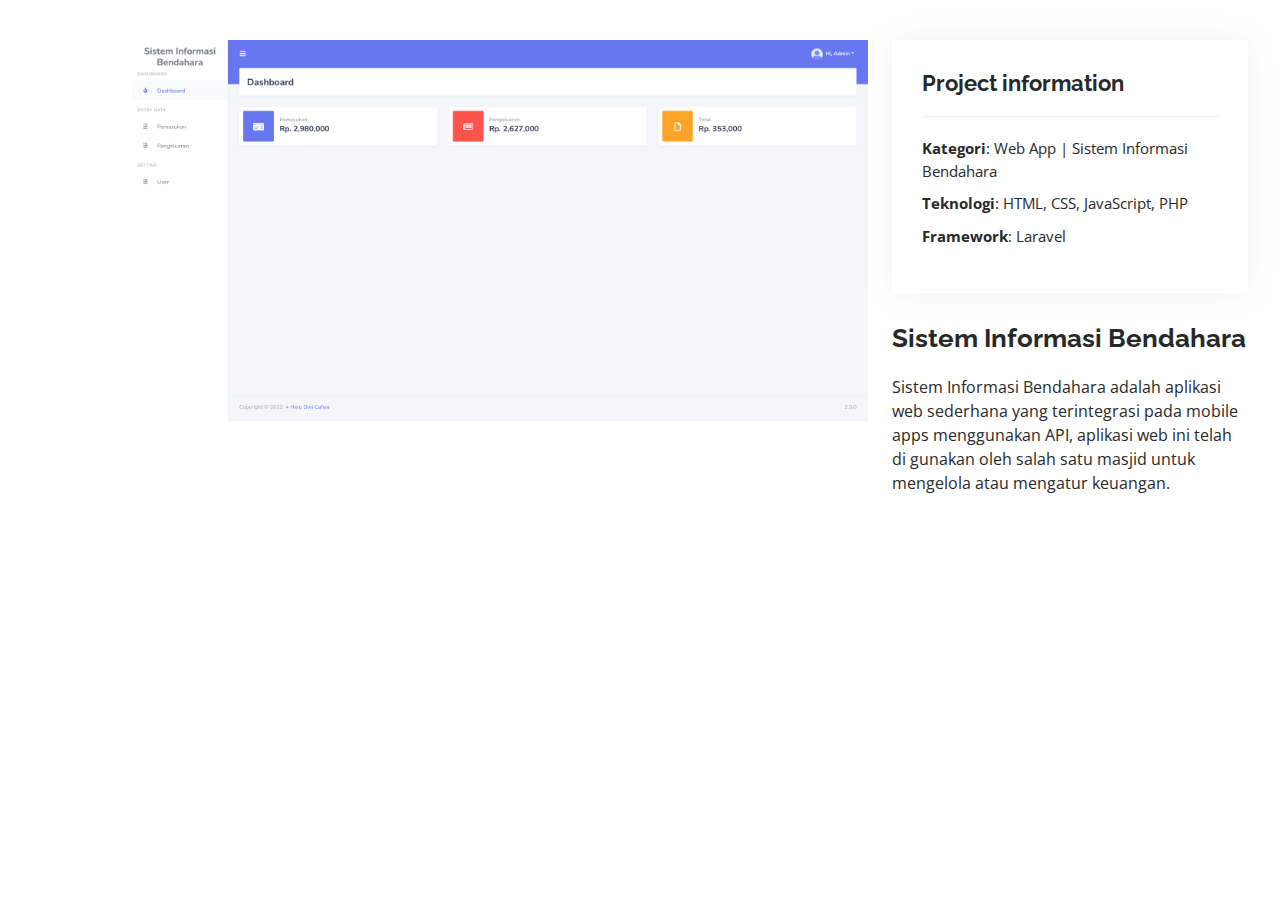
<file: portfolio-sib.html>
<!DOCTYPE html>
<html lang="en">

<head>
  <meta charset="utf-8">
  <meta content="width=device-width, initial-scale=1.0" name="viewport">

  <title>Portfolio Details - SIB</title>
  <meta content="" name="description">
  <meta content="" name="keywords">

  <!-- Favicons -->
  <link href="assets/img/favicon.png" rel="icon">
  <link href="assets/img/apple-touch-icon.png" rel="apple-touch-icon">

  <!-- Google Fonts -->
  <link href="https://fonts.googleapis.com/css?family=Open+Sans:300,300i,400,400i,600,600i,700,700i|Raleway:300,300i,400,400i,500,500i,600,600i,700,700i|Poppins:300,300i,400,400i,500,500i,600,600i,700,700i" rel="stylesheet">

  <!-- Vendor CSS Files -->
  <!-- <link href="assets/vendor/aos/aos.css" rel="stylesheet"> -->
  <link href="assets/vendor/bootstrap/css/bootstrap.min.css" rel="stylesheet">
  <link href="assets/vendor/bootstrap-icons/bootstrap-icons.css" rel="stylesheet">
  <link href="assets/vendor/boxicons/css/boxicons.min.css" rel="stylesheet">
  <link href="assets/vendor/glightbox/css/glightbox.min.css" rel="stylesheet">
  <link href="assets/vendor/swiper/swiper-bundle.min.css" rel="stylesheet">

  <!-- Template Main CSS File -->
  <link href="assets/css/style.css" rel="stylesheet">

  <!-- =======================================================
  * Template Name: MyResume - v4.7.0
  * Template URL: https://bootstrapmade.com/free-html-bootstrap-template-my-resume/
  * Author: BootstrapMade.com
  * License: https://bootstrapmade.com/license/
  ======================================================== -->
</head>

<body>

  <main id="main">
    <!-- ======= Portfolio Details Section ======= -->
    <section id="portfolio-details" class="portfolio-details">
      <div class="container">
        <div class="row gy-4">
          <div class="col-lg-8">
            <div class="portfolio-details-slider swiper">
              <div class="swiper-wrapper align-items-center">
                <div class="swiper-slide">
                  <img src="assets/img/portfolio/sib/SIB.png" alt="">
                </div>
              </div>
              <div class="swiper-pagination"></div>
            </div>
          </div>

          <div class="col-lg-4">
            <div class="portfolio-info">
              <h3>Project information</h3>
              <ul>
                <li><strong>Kategori</strong>: Web App | Sistem Informasi Bendahara</li>
                <li><strong>Teknologi</strong>: HTML, CSS, JavaScript, PHP</li>
                <li><strong>Framework</strong>: Laravel</li>
              </ul>
            </div>
            <div class="portfolio-description">
              <h2>Sistem Informasi Bendahara</h2>
              <p>Sistem Informasi Bendahara adalah aplikasi web sederhana yang terintegrasi pada mobile apps menggunakan API, aplikasi web ini telah di gunakan oleh salah satu masjid untuk mengelola atau mengatur keuangan.</p>
            </div>
          </div>

        </div>

      </div>
    </section><!-- End Portfolio Details Section -->

  </main><!-- End #main -->

  <div id="preloader"></div>
  <a href="#" class="back-to-top d-flex align-items-center justify-content-center"><i class="bi bi-arrow-up-short"></i></a>

  <!-- Vendor JS Files -->
  <script src="assets/vendor/purecounter/purecounter.js"></script>
  <!-- <script src="assets/vendor/aos/aos.js"></script> -->
  <script src="assets/vendor/bootstrap/js/bootstrap.bundle.min.js"></script>
  <script src="assets/vendor/glightbox/js/glightbox.min.js"></script>
  <script src="assets/vendor/isotope-layout/isotope.pkgd.min.js"></script>
  <script src="assets/vendor/swiper/swiper-bundle.min.js"></script>
  <script src="assets/vendor/typed.js/typed.min.js"></script>
  <script src="assets/vendor/waypoints/noframework.waypoints.js"></script>
  <script src="assets/vendor/php-email-form/validate.js"></script>

  <!-- Template Main JS File -->
  <script src="assets/js/main.js"></script>

</body>

</html>
</file>
<file: assets/css/style.css>
/*--------------------------------------------------------------
# General
--------------------------------------------------------------*/
body {
    font-family: "Open Sans", sans-serif;
    color: #272829;
  }

  a {
    color: #0563bb;
    text-decoration: none;
  }

  a:hover {
    color: #067ded;
    text-decoration: none;
  }

  h1, h2, h3, h4, h5, h6 {
    font-family: "Raleway", sans-serif;
  }



/*--------------------------------------------------------------
# Back to top button
--------------------------------------------------------------*/
.back-to-top {
    position: fixed;
    visibility: hidden;
    opacity: 0;
    right: 15px;
    bottom: 15px;
    z-index: 996;
    background: #0563bb;
    width: 40px;
    height: 40px;
    border-radius: 50px;
    transition: all 0.4s;
  }
  .back-to-top i {
    font-size: 28px;
    color: #fff;
    line-height: 0;
  }
  .back-to-top:hover {
    background: #0678e3;
    color: #fff;
  }
  .back-to-top.active {
    visibility: visible;
    opacity: 1;
  }

  /*--------------------------------------------------------------
  # Preloader
  --------------------------------------------------------------*/
  #preloader {
    position: fixed;
    top: 0;
    left: 0;
    right: 0;
    bottom: 0;
    z-index: 9999;
    overflow: hidden;
    background: #fff;
  }

  #preloader:before {
    content: "";
    position: fixed;
    top: calc(50% - 30px);
    left: calc(50% - 30px);
    border: 6px solid #0563bb;
    border-top-color: #fff;
    border-bottom-color: #fff;
    border-radius: 50%;
    width: 60px;
    height: 60px;
    -webkit-animation: animate-preloader 1s linear infinite;
    animation: animate-preloader 1s linear infinite;
  }

  @-webkit-keyframes animate-preloader {
    0% {
      transform: rotate(0deg);
    }
    100% {
      transform: rotate(360deg);
    }
  }

  @keyframes animate-preloader {
    0% {
      transform: rotate(0deg);
    }
    100% {
      transform: rotate(360deg);
    }
  }
  /*--------------------------------------------------------------
  # Disable aos animation delay on mobile devices
  --------------------------------------------------------------*/
  @media screen and (max-width: 768px) {
    [data-aos-delay] {
      transition-delay: 0 !important;
    }
  }
  /*--------------------------------------------------------------
  # Header
  --------------------------------------------------------------*/
  #header {
    position: fixed;
    top: 0;
    left: 0;
    bottom: 0;
    z-index: 9997;
    transition: all 0.5s;
    padding: 15px;
    overflow-y: auto;
  }
  @media (max-width: 992px) {
    #header {
      width: 300px;
      background: #fff;
      border-right: 1px solid #e6e9ec;
      left: -300px;
    }
  }

  @media (min-width: 992px) {
    #main {
      margin-left: 100px;
    }
  }
  /*--------------------------------------------------------------
  # Navigation Menu
  --------------------------------------------------------------*/
  /**
  * Desktop Navigation
  */
  .nav-menu {
    padding: 0;
    display: block;
  }
  .nav-menu * {
    margin: 0;
    padding: 0;
    list-style: none;
  }
  .nav-menu > ul > li {
    position: relative;
    white-space: nowrap;
  }
  .nav-menu a, .nav-menu a:focus {
    display: flex;
    align-items: center;
    color: #45505b;
    padding: 10px 18px;
    margin-bottom: 8px;
    transition: 0.3s;
    font-size: 15px;
    border-radius: 50px;
    background: #f2f3f5;
    height: 56px;
    width: 100%;
    overflow: hidden;
    transition: 0.3s;
  }
  .nav-menu a i, .nav-menu a:focus i {
    font-size: 20px;
  }
  .nav-menu a span, .nav-menu a:focus span {
    padding: 0 5px 0 7px;
    color: #45505b;
  }
  @media (min-width: 992px) {
    .nav-menu a, .nav-menu a:focus {
      width: 56px;
    }
    .nav-menu a span, .nav-menu a:focus span {
      display: none;
      color: #fff;
    }
  }
  .nav-menu a:hover, .nav-menu .active, .nav-menu .active:focus, .nav-menu li:hover > a {
    color: #fff;
    background: linear-gradient(90deg, #4458dc 0%, #854fee 100%);
  }
  .nav-menu a:hover span, .nav-menu .active span, .nav-menu .active:focus span, .nav-menu li:hover > a span {
    color: #fff;
  }
  .nav-menu a:hover, .nav-menu li:hover > a {
    width: 100%;
    color: #fff;
  }
  .nav-menu a:hover span, .nav-menu li:hover > a span {
    display: block;
  }

  /**
  * Mobile Navigation
  */
  .mobile-nav-toggle {
    position: fixed;
    right: 10px;
    top: 10px;
    z-index: 9998;
    border: 0;
    background: none;
    font-size: 28px;
    transition: all 0.4s;
    outline: none !important;
    line-height: 0;
    cursor: pointer;
    border-radius: 50px;
    padding: 5px;
  }
  .mobile-nav-toggle i {
    color: #45505b;
  }

  .mobile-nav-active {
    overflow: hidden;
  }
  .mobile-nav-active #header {
    left: 0;
  }
  .mobile-nav-active .mobile-nav-toggle {
    color: #fff;
    background-color: linear-gradient(90deg, #4458dc 0%, #854fee 100%);
  }




/*--------------------------------------------------------------
# Hero Section
--------------------------------------------------------------*/
#hero {
    width: 100%;
    height: 100vh;
    /* background: url("../img/hero-bg.jpg") top right no-repeat; */
    background-size: cover;
    position: relative;
  }
  @media (min-width: 992px) {
    #hero {
      padding-left: 160px;
    }
  }
  #hero:before {
    content: "";
    /* background: rgba(255, 255, 255, 0.8); */
    position: absolute;
    bottom: 0;
    top: 0;
    left: 0;
    right: 0;
  }
  #hero h1 {
    margin: 0;
    font-size: 64px;
    font-weight: 700;
    line-height: 56px;
    color: #45505b;
  }
  #hero p {
    color: #45505b;
    margin: 15px 0 0 0;
    font-size: 26px;
    font-family: "Poppins", sans-serif;
  }
  #hero p span {
    color: #4458dc;
    letter-spacing: 1px;
  }
  #hero .social-links {
    margin-top: 30px;
  }
  #hero .social-links a {
    font-size: 24px;
    display: inline-block;
    color: #45505b;
    line-height: 1;
    margin-right: 20px;
    transition: 0.3s;
  }
  #hero .social-links a:hover {
    color: #0563bb;
  }
  @media (max-width: 992px) {
    #hero {
      text-align: center;
    }
    #hero h1 {
      font-size: 32px;
      line-height: 36px;
    }
    #hero p {
      margin-top: 10px;
      font-size: 20px;
      line-height: 24px;
    }
  }



/*--------------------------------------------------------------
# Sections General
--------------------------------------------------------------*/
section {
    padding: 60px 0;
    overflow: hidden;
  }

  .section-title {
    text-align: center;
    padding-bottom: 30px;
  }
  .section-title h2 {
    font-size: 32px;
    font-weight: bold;
    text-transform: uppercase;
    margin-bottom: 20px;
    padding-bottom: 20px;
    position: relative;
    color: #45505b;
  }
  .section-title h2::before {
    content: "";
    position: absolute;
    display: block;
    width: 120px;
    height: 1px;
    background: #ddd;
    bottom: 1px;
    left: calc(50% - 60px);
  }
  .section-title h2::after {
    content: "";
    position: absolute;
    display: block;
    width: 40px;
    height: 3px;
    background: #0563bb;
    bottom: 0;
    left: calc(50% - 20px);
  }
  .section-title p {
    margin-bottom: 0;
  }




/*=================================================================*/
/*                      PARALLAX SHAPES
/*=================================================================*/
.parallax {
    position: absolute;
    left: 0;
    top: 0;
    height: 100%;
    width: 100%;
  }
  .parallax .layer {
    position: absolute;
  }
  .parallax .p1 {
    left: 10%;
    top: 10%;
  }
  .parallax .p2 {
    left: 25%;
    top: 30%;
  }
  .parallax .p3 {
    left: 15%;
    bottom: 30%;
  }
  .parallax .p4 {
    left: 10%;
    bottom: 10%;
  }
  .parallax .p5 {
    left: 45%;
    top: 10%;
  }
  .parallax .p6 {
    left: 40%;
    bottom: 10%;
  }
  .parallax .p7 {
    top: 20%;
    right: 30%;
  }
  .parallax .p8 {
    right: 30%;
    bottom: 20%;
  }
  .parallax .p9 {
    right: 10%;
    top: 10%;
  }
  .parallax .p10 {
    top: 45%;
    right: 20%;
  }
  .parallax .p11 {
    bottom: 10%;
    right: 10%;
  }



/* Start About Area */

/*
.about-area{
    padding: 8rem 5rem;
  } */

.about-area .about-title h2 > span{
    display: block;
    font: normal bold 49px/ 60px var(--roboto);
    letter-spacing: 5px;
}

.about-area .about-title .paragraph > p{
    padding: .4rem 0;
}

/* End About Area */



/*--------------------------------------------------------------
# Services
--------------------------------------------------------------*/
.services .icon-box {
    text-align: center;
    padding: 70px 20px 80px 20px;
    transition: all ease-in-out 0.3s;
    background: #fff;
    box-shadow: 0px 5px 90px 0px rgba(110, 123, 131, 0.05);
  }
  .services .icon-box .icon {
    margin: 0 auto;
    width: 100px;
    height: 100px;
    display: flex;
    align-items: center;
    justify-content: center;
    transition: ease-in-out 0.3s;
    position: relative;
  }
  .services .icon-box .icon i {
    font-size: 36px;
    transition: 0.5s;
    position: relative;
  }
  .services .icon-box .icon svg {
    position: absolute;
    top: 0;
    left: 0;
  }
  .services .icon-box .icon svg path {
    transition: 0.5s;
    fill: #f5f5f5;
  }
  .services .icon-box h4 {
    font-weight: 600;
    margin: 10px 0 15px 0;
    font-size: 22px;
  }
  .services .icon-box h4 a {
    color: #45505b;
    transition: ease-in-out 0.3s;
  }
  .services .icon-box p {
    line-height: 24px;
    font-size: 14px;
    margin-bottom: 0;
  }
  .services .icon-box:hover {
    border-color: #fff;
    box-shadow: 0px 0 35px 0 rgba(0, 0, 0, 0.08);
  }
  .services .iconbox-blue i {
    color: #47aeff;
  }
  .services .iconbox-blue:hover .icon i {
    color: #fff;
  }
  .services .iconbox-blue:hover .icon path {
    fill: #47aeff;
  }
  .services .iconbox-primary i {
    color: #854fee;
  }
  .services .iconbox-primary:hover .icon i {
    color: #fff;
  }
  .services .iconbox-primary:hover .icon path {
    fill: #854fee;
  }
  .services .iconbox-pink i {
    color: #e80368;
  }
  .services .iconbox-pink:hover .icon i {
    color: #fff;
  }
  .services .iconbox-pink:hover .icon path {
    fill: #e80368;
  }
  .services .iconbox-yellow i {
    color: #ffbb2c;
  }
  .services .iconbox-yellow:hover .icon i {
    color: #fff;
  }
  .services .iconbox-yellow:hover .icon path {
    fill: #ffbb2c;
  }
  .services .iconbox-red i {
    color: #ff5828;
  }
  .services .iconbox-red:hover .icon i {
    color: #fff;
  }
  .services .iconbox-red:hover .icon path {
    fill: #ff5828;
  }
  .services .iconbox-teal i {
    color: #11dbcf;
  }
  .services .iconbox-teal:hover .icon i {
    color: #fff;
  }
  .services .iconbox-teal:hover .icon path {
    fill: #11dbcf;
  }




/*--------------------------------------------------------------
# Resume
--------------------------------------------------------------*/
.resume{
    background: #a882f30e !important;
}
.resume .resume-title {
    font-size: 26px;
    font-weight: 700;
    margin-top: 20px;
    margin-bottom: 20px;
    color: #45505b;
  }
  .resume .resume-item {
    padding: 0 0 20px 20px;
    margin-top: -2px;
    border-left: 2px solid #854fee;
    position: relative;
  }
  .resume .resume-item h4 {
    line-height: 18px;
    font-size: 18px;
    font-weight: 600;
    text-transform: uppercase;
    font-family: "Poppins", sans-serif;
    color: #854fee;
    margin-bottom: 10px;
  }
  .resume .resume-item h5 {
    font-size: 16px;
    background: #f7f8f9;
    padding: 5px 15px;
    display: inline-block;
    font-weight: 600;
    margin-bottom: 10px;
  }
  .resume .resume-item ul {
    padding-left: 20px;
  }
  .resume .resume-item ul li {
    padding-bottom: 10px;
  }
  .resume .resume-item:last-child {
    padding-bottom: 0;
  }
  .resume .resume-item::before {
    content: "";
    position: absolute;
    width: 16px;
    height: 16px;
    border-radius: 50px;
    left: -9px;
    top: 0;
    background: #fff;
    border: 2px solid #854fee;
  }


/*--------------------------------------------------------------
# Portfolio
--------------------------------------------------------------*/
.portfolio .portfolio-item {
    margin-bottom: 30px;
  }
  .portfolio #portfolio-flters {
    padding: 0;
    margin: 0 auto 25px auto;
    list-style: none;
    text-align: center;
    background: #fff;
    border-radius: 50px;
    padding: 2px 15px;
  }
  .portfolio #portfolio-flters li {
    cursor: pointer;
    display: inline-block;
    padding: 10px 15px;
    font-size: 14px;
    font-weight: 600;
    line-height: 1;
    text-transform: uppercase;
    color: #272829;
    margin-bottom: 5px;
    transition: all 0.3s ease-in-out;
  }
  .portfolio #portfolio-flters li:hover, .portfolio #portfolio-flters li.filter-active {
    color: #0563bb;
  }
  .portfolio #portfolio-flters li:last-child {
    margin-right: 0;
  }
  .portfolio .portfolio-wrap {
    transition: 0.3s;
    position: relative;
    overflow: hidden;
    z-index: 1;
    background: rgba(69, 80, 91, 0.8);
  }
  .portfolio .portfolio-wrap::before {
    content: "";
    background: rgba(255, 255, 255, 0.7);
    position: absolute;
    left: 30px;
    right: 30px;
    top: 30px;
    bottom: 30px;
    transition: all ease-in-out 0.3s;
    z-index: 2;
    opacity: 0;
  }
  .portfolio .portfolio-wrap .portfolio-info {
    opacity: 0;
    position: absolute;
    top: 0;
    left: 0;
    right: 0;
    bottom: 0;
    text-align: center;
    z-index: 3;
    transition: all ease-in-out 0.3s;
    display: flex;
    flex-direction: column;
    justify-content: center;
    align-items: center;
  }
  .portfolio .portfolio-wrap .portfolio-info::before {
    display: block;
    content: "";
    width: 48px;
    height: 48px;
    position: absolute;
    top: 35px;
    left: 35px;
    border-top: 3px solid #d7dce1;
    border-left: 3px solid #d7dce1;
    transition: all 0.5s ease 0s;
    z-index: 9994;
  }
  .portfolio .portfolio-wrap .portfolio-info::after {
    display: block;
    content: "";
    width: 48px;
    height: 48px;
    position: absolute;
    bottom: 35px;
    right: 35px;
    border-bottom: 3px solid #d7dce1;
    border-right: 3px solid #d7dce1;
    transition: all 0.5s ease 0s;
    z-index: 9994;
  }
  .portfolio .portfolio-wrap .portfolio-info h4 {
    font-size: 20px;
    color: #45505b;
    font-weight: 600;
  }
  .portfolio .portfolio-wrap .portfolio-info p {
    color: #45505b;
    font-size: 14px;
    text-transform: uppercase;
    padding: 0;
    margin: 0;
  }
  .portfolio .portfolio-wrap .portfolio-links {
    text-align: center;
    z-index: 4;
  }
  .portfolio .portfolio-wrap .portfolio-links a {
    color: #45505b;
    margin: 0 2px;
    font-size: 28px;
    display: inline-block;
    transition: 0.3s;
  }
  .portfolio .portfolio-wrap .portfolio-links a:hover {
    color: #148af9;
  }
  .portfolio .portfolio-wrap:hover::before {
    top: 0;
    left: 0;
    right: 0;
    bottom: 0;
    opacity: 1;
  }
  .portfolio .portfolio-wrap:hover .portfolio-info {
    opacity: 1;
  }
  .portfolio .portfolio-wrap:hover .portfolio-info::before {
    top: 15px;
    left: 15px;
  }
  .portfolio .portfolio-wrap:hover .portfolio-info::after {
    bottom: 15px;
    right: 15px;
  }




/*--------------------------------------------------------------
# Portfolio Details
--------------------------------------------------------------*/
.portfolio-details {
    padding-top: 40px;
  }
  .portfolio-details .portfolio-details-slider img {
    width: 100%;
  }
  .portfolio-details .portfolio-details-slider .swiper-pagination {
    margin-top: 20px;
    position: relative;
  }
  .portfolio-details .portfolio-details-slider .swiper-pagination .swiper-pagination-bullet {
    width: 12px;
    height: 12px;
    background-color: #fff;
    opacity: 1;
    border: 1px solid #854fee;
  }
  .portfolio-details .portfolio-details-slider .swiper-pagination .swiper-pagination-bullet-active {
    background-color: #854fee;
  }
  .portfolio-details .portfolio-info {
    padding: 30px;
    box-shadow: 0px 0 30px rgba(69, 80, 91, 0.08);
  }
  .portfolio-details .portfolio-info h3 {
    font-size: 22px;
    font-weight: 700;
    margin-bottom: 20px;
    padding-bottom: 20px;
    border-bottom: 1px solid #eee;
  }
  .portfolio-details .portfolio-info ul {
    list-style: none;
    padding: 0;
    font-size: 15px;
  }
  .portfolio-details .portfolio-info ul li + li {
    margin-top: 10px;
  }
  .portfolio-details .portfolio-description {
    padding-top: 30px;
  }
  .portfolio-details .portfolio-description h2 {
    font-size: 26px;
    font-weight: 700;
    margin-bottom: 20px;
  }
  .portfolio-details .portfolio-description p {
    padding: 0;
  }




/*--------------------------------------------------------------
# Contact
--------------------------------------------------------------*/

.contact .info {
    width: 100%;
    background: #fff;
  }
  .contact .info i {
    font-size: 20px;
    color: #854fee;
    float: left;
    width: 44px;
    height: 44px;
    background: #eef7ff;
    display: flex;
    justify-content: center;
    align-items: center;
    border-radius: 50px;
    transition: all 0.3s ease-in-out;
  }
  .contact .info h4 {
    padding: 0 0 0 60px;
    font-size: 22px;
    font-weight: 600;
    margin-bottom: 5px;
    color: #45505b;
  }
  .contact .info p {
    padding: 0 0 0 60px;
    margin-bottom: 0;
    font-size: 14px;
    color: #728394;
  }
  .contact .info .email, .contact .info .phone {
    margin-top: 40px;
  }
  .contact .info .email:hover i, .contact .info .address:hover i, .contact .info .phone:hover i {
    background: #854fee;
    color: #fff;
  }
  .contact .php-email-form {
    width: 100%;
    background: #fff;
  }
  .contact .php-email-form .form-group {
    padding-bottom: 8px;
  }
  .contact .php-email-form .error-message {
    display: none;
    color: #fff;
    background: #ed3c0d;
    text-align: left;
    padding: 15px;
    font-weight: 600;
  }
  .contact .php-email-form .error-message br + br {
    margin-top: 25px;
  }
  .contact .php-email-form .sent-message {
    display: none;
    color: #fff;
    background: #18d26e;
    text-align: center;
    padding: 15px;
    font-weight: 600;
  }
  .contact .php-email-form .loading {
    display: none;
    background: #fff;
    text-align: center;
    padding: 15px;
  }
  .contact .php-email-form .loading:before {
    content: "";
    display: inline-block;
    border-radius: 50%;
    width: 24px;
    height: 24px;
    margin: 0 10px -6px 0;
    border: 3px solid #18d26e;
    border-top-color: #eee;
    -webkit-animation: animate-loading 1s linear infinite;
    animation: animate-loading 1s linear infinite;
  }
  .contact .php-email-form input, .contact .php-email-form textarea {
    border-radius: 4px;
    box-shadow: none;
    font-size: 14px;
  }
  .contact .php-email-form input {
    height: 44px;
  }
  .contact .php-email-form textarea {
    padding: 10px 12px;
  }
  .contact .php-email-form button[type=submit] {
    background: linear-gradient(90deg, #4458dc 0%, #854fee 100%);
    border: 0;
    padding: 10px 35px;
    color: #fff;
    transition: 0.4s;
    border-radius: 50px;
  }
  .contact .php-email-form button[type=submit]:hover {
    background: linear-gradient(90deg, #4458dc 0%, #854fee 50%);
  }
  @-webkit-keyframes animate-loading {
    0% {
      transform: rotate(0deg);
    }
    100% {
      transform: rotate(360deg);
    }
  }
  @keyframes animate-loading {
    0% {
      transform: rotate(0deg);
    }
    100% {
      transform: rotate(360deg);
    }
  }


/* Footer Area */

footer.footer-area{
    padding: 5rem 0;
    /* background: url(/assets/img/footer-bg.png) no-repeat; */
    background: url("../img/footer-bg.png") no-repeat;

}

footer.footer-area .social h5{
    font: normal 500 23px/ 30px var(--roboto);
}

footer.footer-area .social a > i{
    font-size:22px;
    padding: 2rem;
    color: #201f1f17;
}

footer.footer-area .social a:hover > i{
    color: #4458dc;
}


/* End Footer */
</file>
<file: assets/css/button.css>
.button{
    padding: .8rem 2.2rem;
    font: normal 500 16px/20px var(--roboto);
    position: relative;
    border: 3px solid transparent;
    border-radius: 4px;
}

.button.primary-button{
    background: linear-gradient(90deg, #4458dc 0%, #854fee 100%);
    background-clip: padding-box;
    color: whitesmoke;
    transition: background .6s ease;
    box-shadow: 0px 10px 30px rgba(57, 56, 61, 0.205);
}

.button.primary-button:hover{
    background: whitesmoke;
    background-clip: padding-box;
    color: black;
}

.button.primary-button::after, .button.secondary-button::after{
    position: absolute;
    top: -2px; left: -2px;
    bottom: -2px;  right: -2px;
    background: linear-gradient(90deg, #4458dc 0%, #854fee 100%);
    content: ' ';
    z-index: -1;
    border-radius: 4px;
}
</file>
